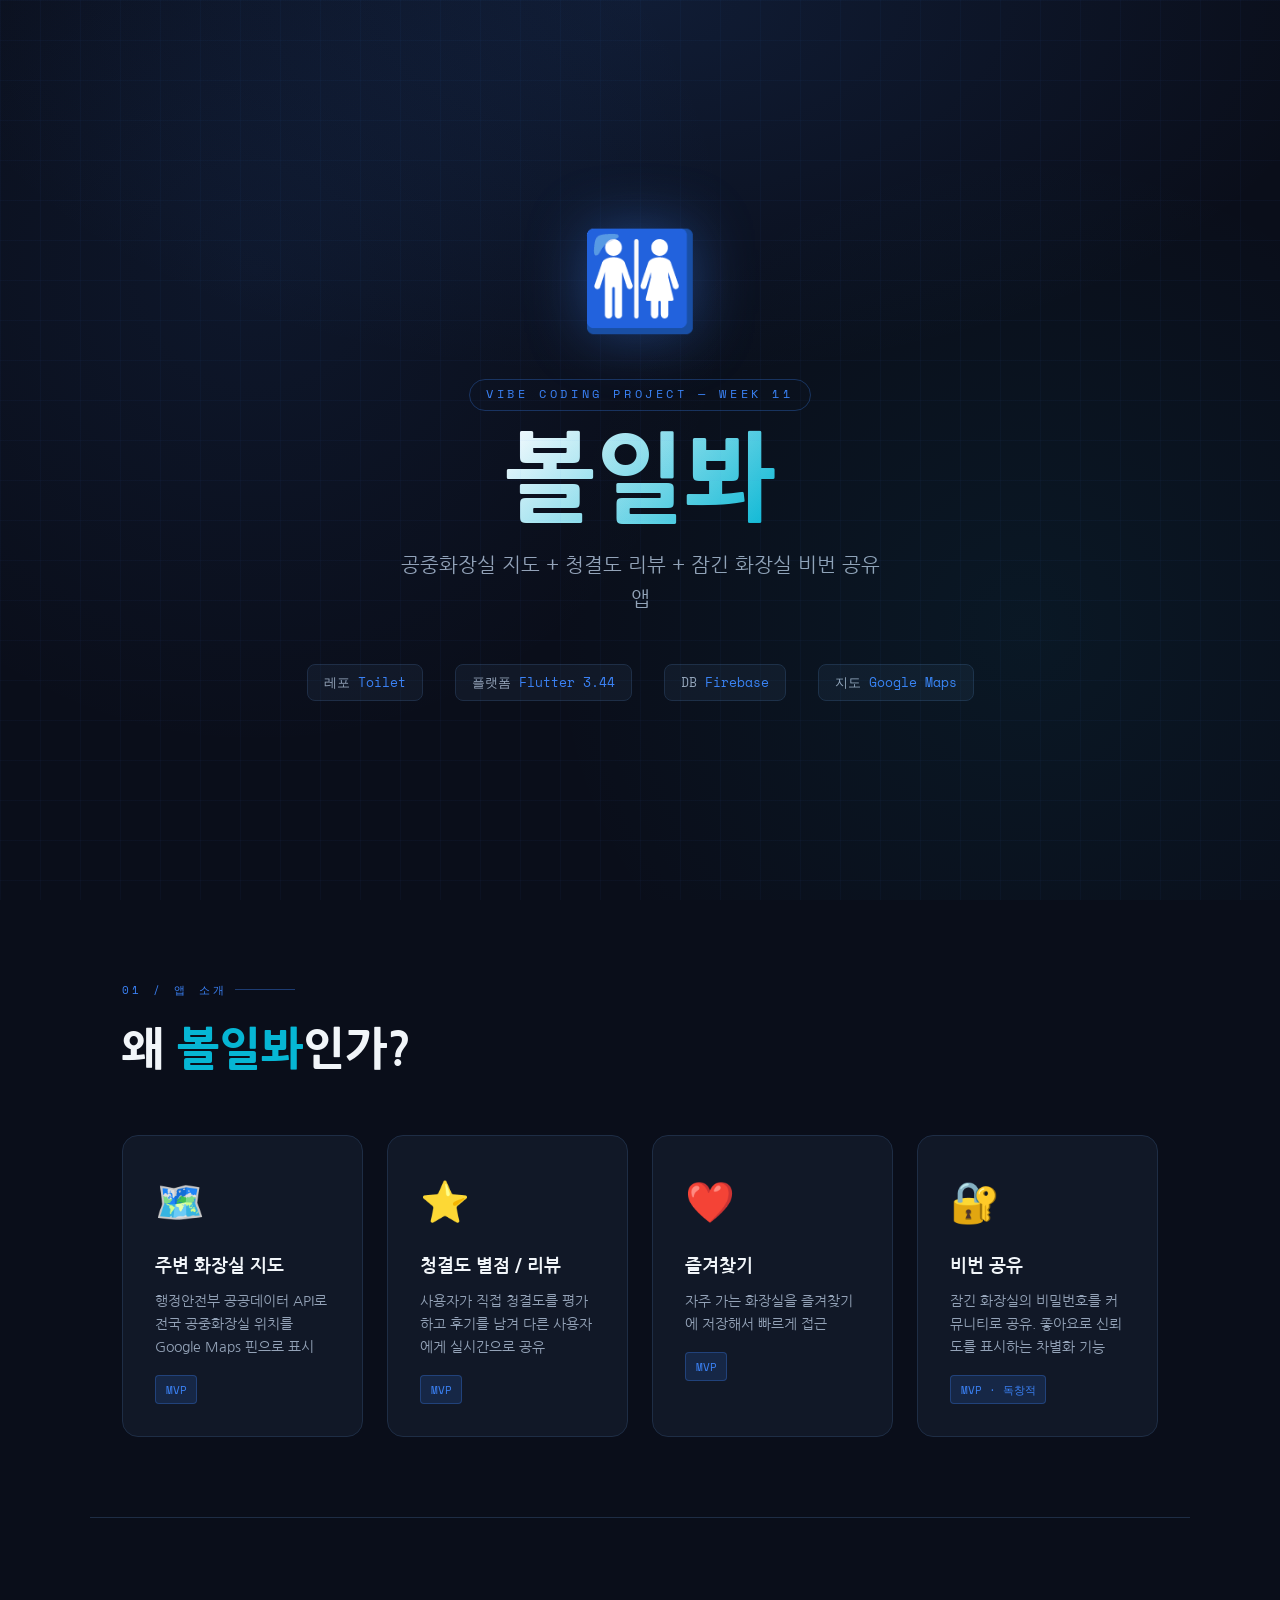
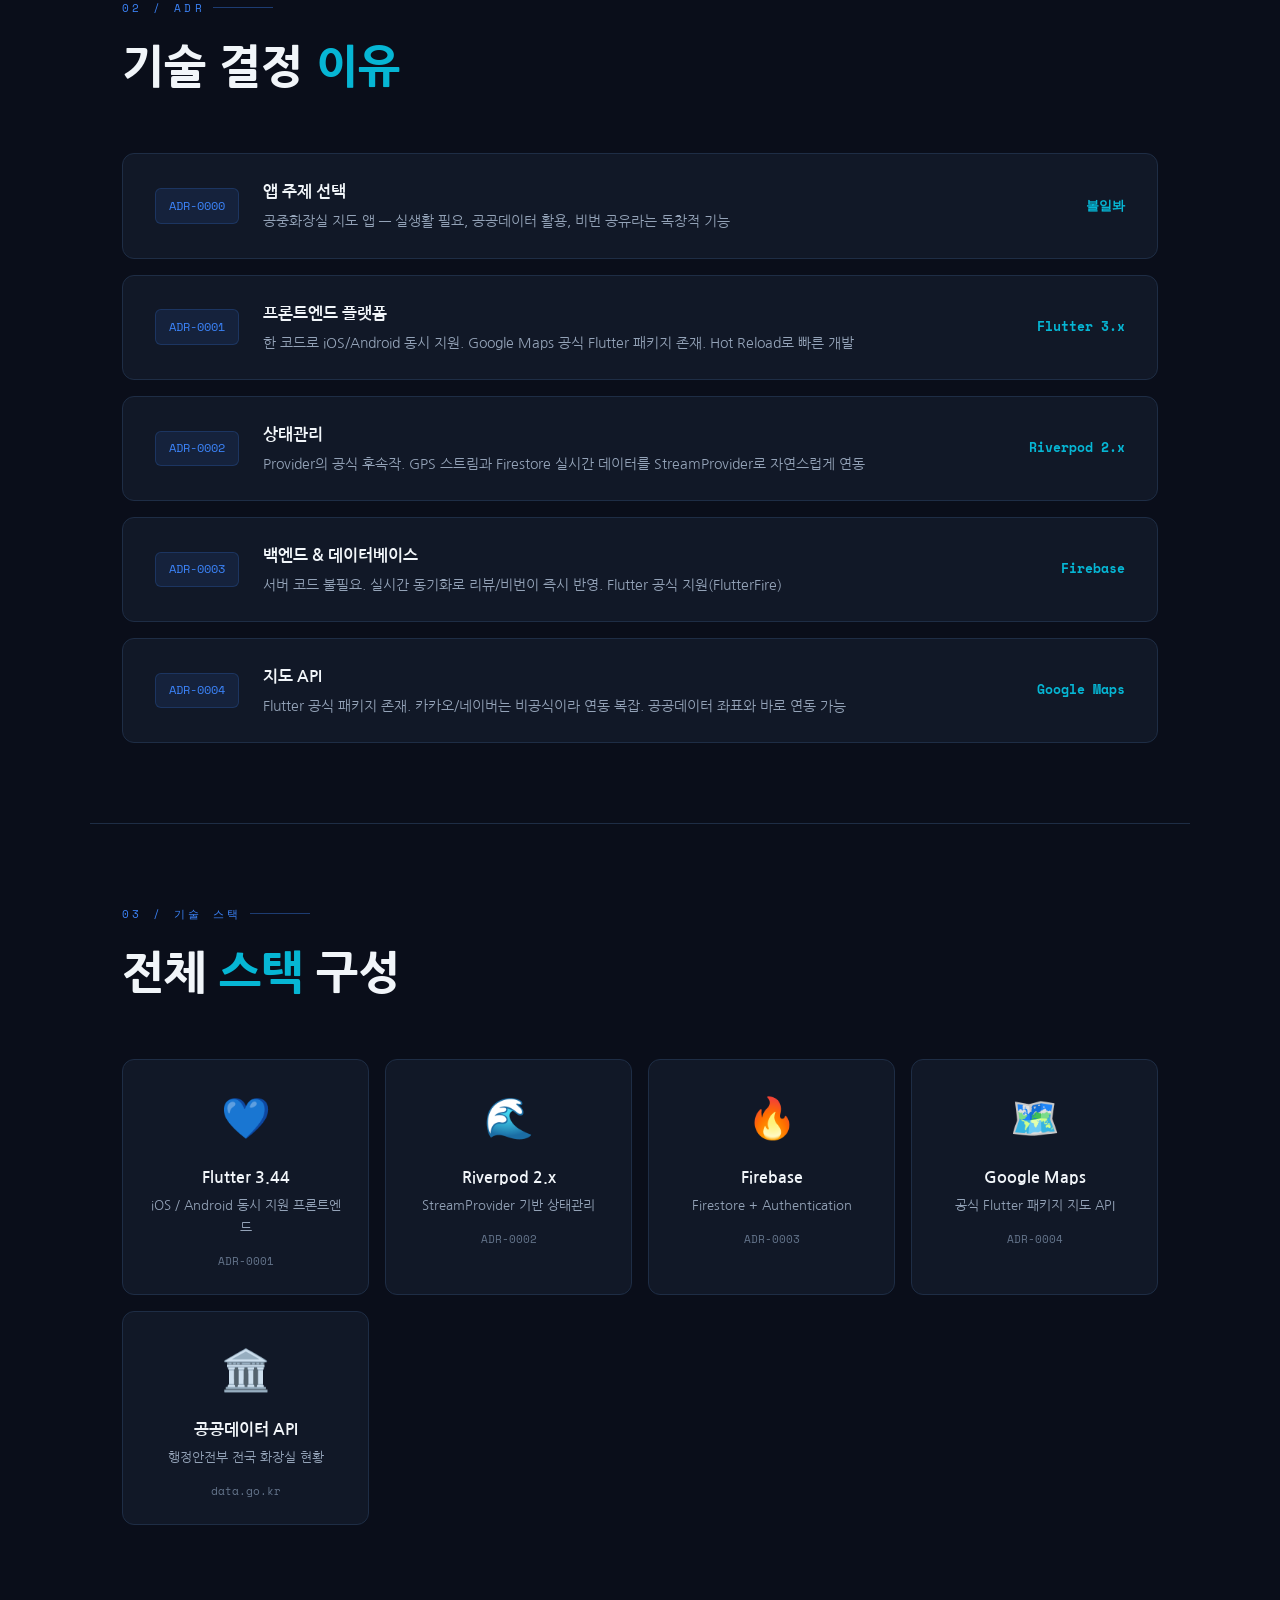
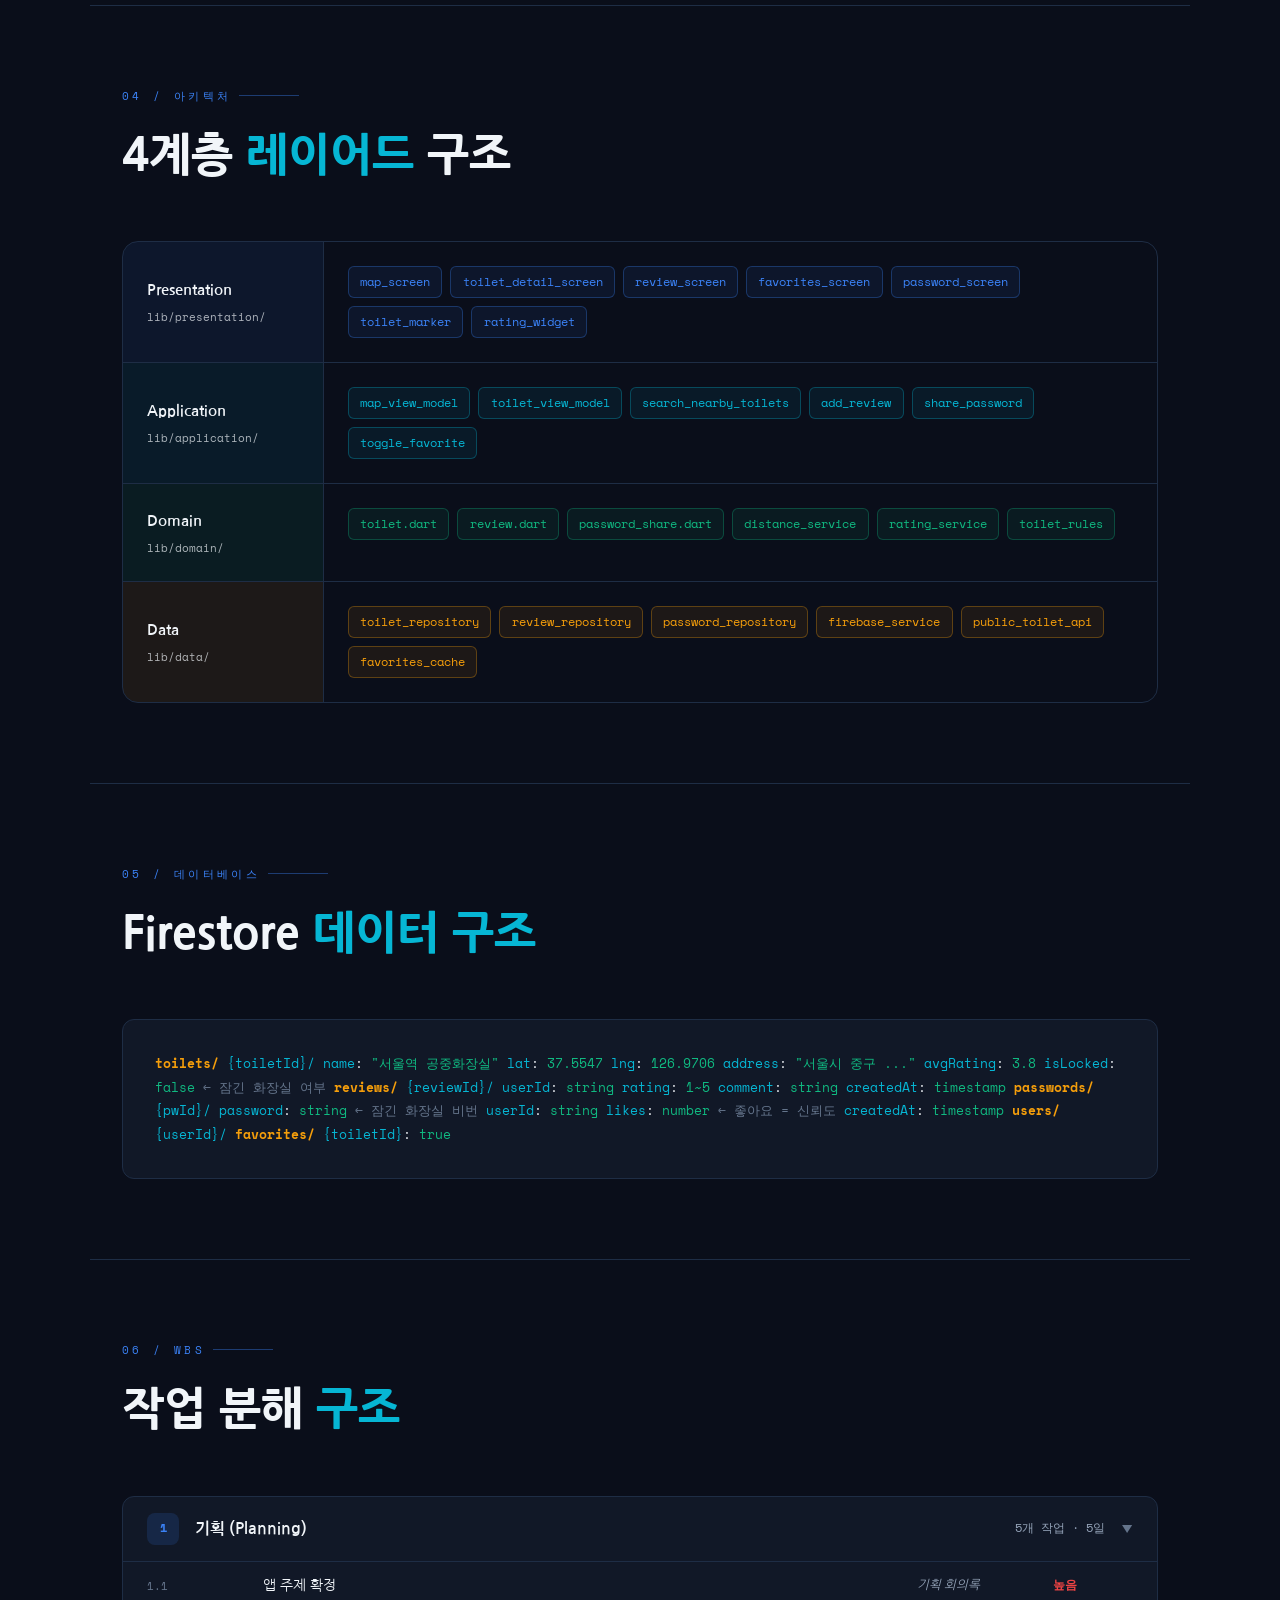
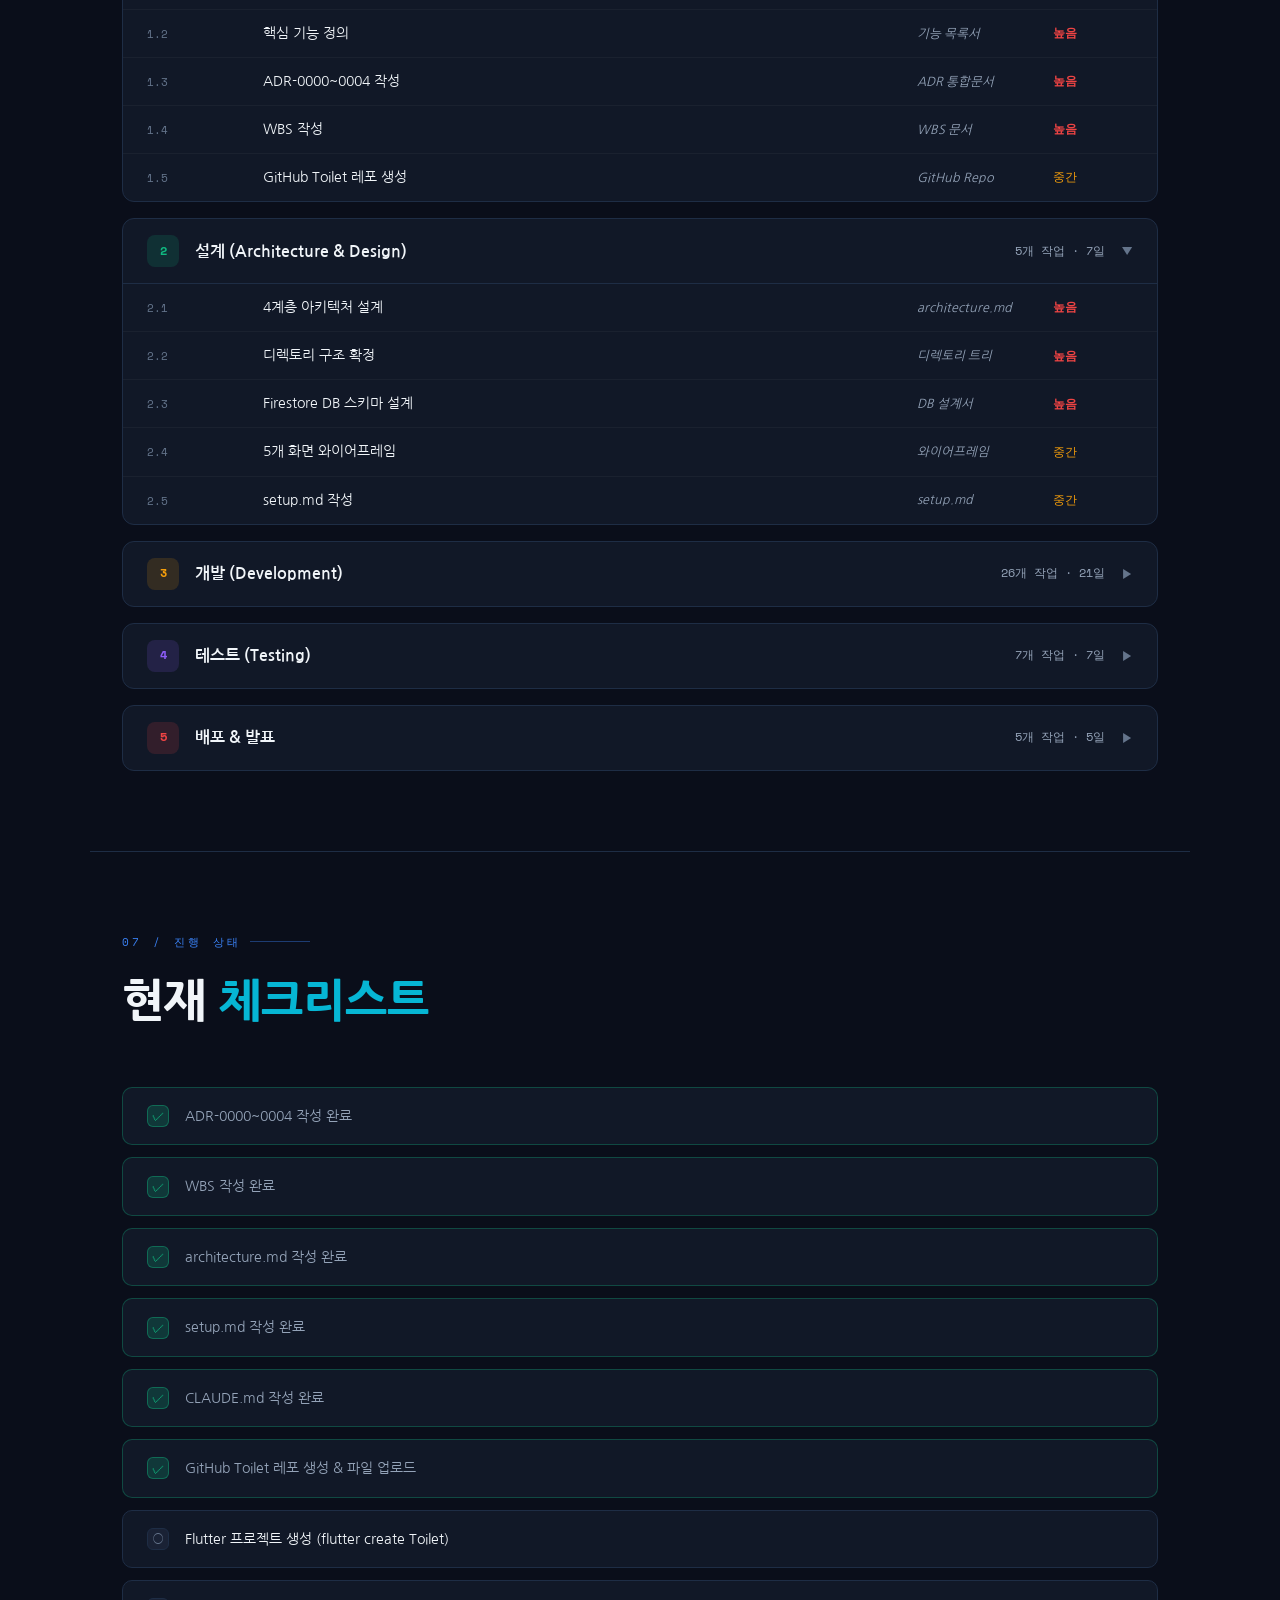
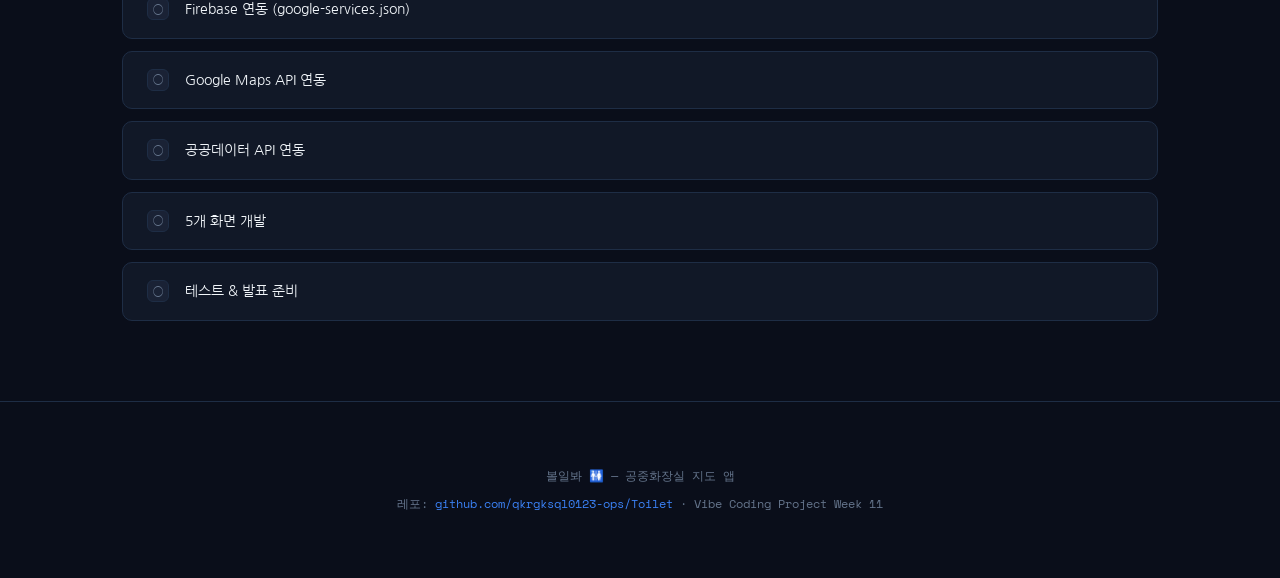
<file: index.html>
<!DOCTYPE html>
<html lang="ko">
<head>
<meta charset="UTF-8">
<meta name="viewport" content="width=device-width, initial-scale=1.0">
<title>볼일봐 🚻 — 프로젝트 발표</title>
<link href="https://fonts.googleapis.com/css2?family=Nanum+Gothic:wght@400;700;800&family=Space+Mono:wght@400;700&display=swap" rel="stylesheet">
<style>
:root {
  --bg: #0a0e1a;
  --surface: #111827;
  --surface2: #1a2235;
  --accent: #3b82f6;
  --accent2: #06b6d4;
  --accent3: #10b981;
  --warn: #f59e0b;
  --danger: #ef4444;
  --purple: #8b5cf6;
  --text: #f1f5f9;
  --text2: #94a3b8;
  --text3: #64748b;
  --border: #1e2d45;
  --glow: rgba(59,130,246,0.15);
}

* { margin: 0; padding: 0; box-sizing: border-box; }

body {
  background: var(--bg);
  color: var(--text);
  font-family: 'Nanum Gothic', sans-serif;
  line-height: 1.7;
  overflow-x: hidden;
}

/* ── 히어로 ── */
.hero {
  min-height: 100vh;
  display: flex;
  flex-direction: column;
  align-items: center;
  justify-content: center;
  text-align: center;
  position: relative;
  padding: 4rem 2rem;
  background: radial-gradient(ellipse 80% 60% at 50% 0%, rgba(59,130,246,0.12) 0%, transparent 70%);
}

.hero::before {
  content: '';
  position: absolute;
  inset: 0;
  background-image:
    radial-gradient(circle at 20% 30%, rgba(59,130,246,0.08) 0%, transparent 40%),
    radial-gradient(circle at 80% 70%, rgba(6,182,212,0.06) 0%, transparent 40%);
  pointer-events: none;
}

.grid-bg {
  position: absolute;
  inset: 0;
  background-image:
    linear-gradient(rgba(59,130,246,0.04) 1px, transparent 1px),
    linear-gradient(90deg, rgba(59,130,246,0.04) 1px, transparent 1px);
  background-size: 40px 40px;
  pointer-events: none;
}

.hero-emoji {
  font-size: 6rem;
  margin-bottom: 1rem;
  animation: float 4s ease-in-out infinite;
  filter: drop-shadow(0 0 30px rgba(59,130,246,0.4));
}

@keyframes float {
  0%, 100% { transform: translateY(0); }
  50% { transform: translateY(-16px); }
}

.hero-label {
  font-family: 'Space Mono', monospace;
  font-size: 0.75rem;
  letter-spacing: 0.3em;
  color: var(--accent);
  text-transform: uppercase;
  margin-bottom: 1rem;
  padding: 0.3rem 1rem;
  border: 1px solid rgba(59,130,246,0.3);
  border-radius: 100px;
  display: inline-block;
}

.hero h1 {
  font-size: clamp(3rem, 8vw, 6rem);
  font-weight: 800;
  background: linear-gradient(135deg, #fff 0%, var(--accent2) 100%);
  -webkit-background-clip: text;
  -webkit-text-fill-color: transparent;
  background-clip: text;
  line-height: 1.1;
  margin-bottom: 1rem;
}

.hero-sub {
  font-size: 1.25rem;
  color: var(--text2);
  margin-bottom: 3rem;
  max-width: 500px;
}

.hero-meta {
  display: flex;
  gap: 2rem;
  flex-wrap: wrap;
  justify-content: center;
}

.meta-chip {
  font-family: 'Space Mono', monospace;
  font-size: 0.8rem;
  color: var(--text2);
  padding: 0.4rem 1rem;
  background: var(--surface);
  border: 1px solid var(--border);
  border-radius: 8px;
}

.meta-chip span { color: var(--accent); }

/* ── 섹션 공통 ── */
section {
  max-width: 1100px;
  margin: 0 auto;
  padding: 5rem 2rem;
}

.section-label {
  font-family: 'Space Mono', monospace;
  font-size: 0.7rem;
  letter-spacing: 0.3em;
  color: var(--accent);
  text-transform: uppercase;
  margin-bottom: 0.75rem;
  display: flex;
  align-items: center;
  gap: 0.5rem;
}

.section-label::after {
  content: '';
  flex: 1;
  max-width: 60px;
  height: 1px;
  background: var(--accent);
  opacity: 0.4;
}

.section-title {
  font-size: clamp(1.8rem, 4vw, 2.8rem);
  font-weight: 800;
  margin-bottom: 3rem;
  color: var(--text);
}

.section-title em {
  font-style: normal;
  color: var(--accent2);
}

/* ── 구분선 ── */
.divider {
  max-width: 1100px;
  margin: 0 auto;
  border: none;
  border-top: 1px solid var(--border);
}

/* ── 앱 소개 카드 ── */
.intro-grid {
  display: grid;
  grid-template-columns: repeat(auto-fit, minmax(240px, 1fr));
  gap: 1.5rem;
}

.intro-card {
  background: var(--surface);
  border: 1px solid var(--border);
  border-radius: 16px;
  padding: 2rem;
  position: relative;
  overflow: hidden;
  transition: transform 0.3s, border-color 0.3s;
}

.intro-card:hover {
  transform: translateY(-4px);
  border-color: var(--accent);
}

.intro-card::before {
  content: '';
  position: absolute;
  top: 0; left: 0; right: 0;
  height: 2px;
  background: linear-gradient(90deg, var(--accent), var(--accent2));
  opacity: 0;
  transition: opacity 0.3s;
}

.intro-card:hover::before { opacity: 1; }

.card-icon {
  font-size: 2.5rem;
  margin-bottom: 1rem;
  display: block;
}

.card-title {
  font-size: 1.1rem;
  font-weight: 700;
  margin-bottom: 0.5rem;
  color: var(--text);
}

.card-desc {
  font-size: 0.9rem;
  color: var(--text2);
  line-height: 1.6;
}

.card-badge {
  display: inline-block;
  margin-top: 1rem;
  font-family: 'Space Mono', monospace;
  font-size: 0.7rem;
  padding: 0.25rem 0.6rem;
  border-radius: 4px;
  background: rgba(59,130,246,0.15);
  color: var(--accent);
  border: 1px solid rgba(59,130,246,0.3);
}

/* ── ADR 섹션 ── */
.adr-list { display: flex; flex-direction: column; gap: 1rem; }

.adr-item {
  background: var(--surface);
  border: 1px solid var(--border);
  border-radius: 12px;
  padding: 1.5rem 2rem;
  display: grid;
  grid-template-columns: auto 1fr auto;
  gap: 1.5rem;
  align-items: center;
  transition: border-color 0.3s, background 0.3s;
}

.adr-item:hover {
  border-color: var(--accent);
  background: var(--surface2);
}

.adr-code {
  font-family: 'Space Mono', monospace;
  font-size: 0.75rem;
  color: var(--accent);
  background: rgba(59,130,246,0.1);
  border: 1px solid rgba(59,130,246,0.2);
  padding: 0.4rem 0.8rem;
  border-radius: 6px;
  white-space: nowrap;
}

.adr-content h3 {
  font-size: 1rem;
  font-weight: 700;
  margin-bottom: 0.3rem;
}

.adr-content p {
  font-size: 0.85rem;
  color: var(--text2);
}

.adr-pick {
  font-family: 'Space Mono', monospace;
  font-size: 0.8rem;
  color: var(--accent2);
  font-weight: 700;
  white-space: nowrap;
}

/* ── 기술 스택 ── */
.stack-grid {
  display: grid;
  grid-template-columns: repeat(auto-fit, minmax(200px, 1fr));
  gap: 1rem;
}

.stack-card {
  background: var(--surface);
  border: 1px solid var(--border);
  border-radius: 12px;
  padding: 1.5rem;
  text-align: center;
  transition: transform 0.3s, border-color 0.3s;
}

.stack-card:hover {
  transform: translateY(-4px);
  border-color: var(--accent2);
}

.stack-icon { font-size: 2.5rem; margin-bottom: 0.75rem; display: block; }
.stack-name { font-size: 1rem; font-weight: 700; margin-bottom: 0.25rem; }
.stack-desc { font-size: 0.8rem; color: var(--text2); }
.stack-adr {
  margin-top: 0.75rem;
  font-family: 'Space Mono', monospace;
  font-size: 0.7rem;
  color: var(--text3);
}

/* ── 아키텍처 ── */
.arch-layers {
  display: flex;
  flex-direction: column;
  gap: 0;
  border-radius: 16px;
  overflow: hidden;
  border: 1px solid var(--border);
}

.arch-layer {
  display: grid;
  grid-template-columns: 200px 1fr;
  border-bottom: 1px solid var(--border);
}

.arch-layer:last-child { border-bottom: none; }

.layer-name {
  padding: 1.5rem;
  font-weight: 700;
  font-size: 0.95rem;
  display: flex;
  flex-direction: column;
  gap: 0.25rem;
  justify-content: center;
}

.layer-path {
  font-family: 'Space Mono', monospace;
  font-size: 0.7rem;
  opacity: 0.7;
  font-weight: 400;
}

.layer-content {
  padding: 1.5rem;
  border-left: 1px solid var(--border);
}

.layer-items {
  display: flex;
  flex-wrap: wrap;
  gap: 0.5rem;
}

.layer-item {
  font-family: 'Space Mono', monospace;
  font-size: 0.75rem;
  padding: 0.3rem 0.7rem;
  border-radius: 6px;
  border: 1px solid;
}

/* ── DB 구조 ── */
.db-code {
  background: var(--surface);
  border: 1px solid var(--border);
  border-radius: 12px;
  padding: 2rem;
  font-family: 'Space Mono', monospace;
  font-size: 0.82rem;
  line-height: 1.8;
  overflow-x: auto;
}

.db-key { color: var(--accent2); }
.db-val { color: var(--accent3); }
.db-comment { color: var(--text3); }
.db-collection { color: var(--warn); font-weight: 700; }

/* ── WBS ── */
.wbs-phases { display: flex; flex-direction: column; gap: 1rem; }

.wbs-phase {
  background: var(--surface);
  border: 1px solid var(--border);
  border-radius: 12px;
  overflow: hidden;
}

.phase-header {
  padding: 1rem 1.5rem;
  display: flex;
  align-items: center;
  gap: 1rem;
  cursor: pointer;
  user-select: none;
  transition: background 0.2s;
}

.phase-header:hover { background: var(--surface2); }

.phase-num {
  font-family: 'Space Mono', monospace;
  font-size: 0.75rem;
  width: 32px;
  height: 32px;
  border-radius: 8px;
  display: flex;
  align-items: center;
  justify-content: center;
  font-weight: 700;
  flex-shrink: 0;
}

.phase-title { font-weight: 700; font-size: 1rem; flex: 1; }

.phase-meta {
  font-family: 'Space Mono', monospace;
  font-size: 0.75rem;
  color: var(--text2);
}

.phase-arrow {
  font-size: 0.8rem;
  color: var(--text3);
  transition: transform 0.3s;
}

.phase-tasks {
  border-top: 1px solid var(--border);
  display: none;
}

.phase-tasks.open { display: block; }

.task-row {
  display: grid;
  grid-template-columns: 100px 1fr 120px 80px;
  gap: 1rem;
  padding: 0.75rem 1.5rem;
  border-bottom: 1px solid rgba(255,255,255,0.04);
  font-size: 0.85rem;
  align-items: center;
}

.task-row:last-child { border-bottom: none; }
.task-row:hover { background: var(--surface2); }

.task-code {
  font-family: 'Space Mono', monospace;
  font-size: 0.7rem;
  color: var(--text3);
}

.task-name { color: var(--text); }
.task-output { color: var(--text2); font-size: 0.78rem; font-style: italic; }

.priority-high { color: var(--danger); font-weight: 700; font-size: 0.75rem; font-family: 'Space Mono', monospace; }
.priority-mid  { color: var(--warn);   font-size: 0.75rem; font-family: 'Space Mono', monospace; }
.priority-low  { color: var(--text3);  font-size: 0.75rem; font-family: 'Space Mono', monospace; }

/* ── 체크리스트 ── */
.checklist { display: flex; flex-direction: column; gap: 0.75rem; }

.check-item {
  display: flex;
  align-items: center;
  gap: 1rem;
  padding: 1rem 1.5rem;
  background: var(--surface);
  border: 1px solid var(--border);
  border-radius: 10px;
  font-size: 0.9rem;
  transition: border-color 0.2s;
}

.check-item.done { border-color: rgba(16,185,129,0.3); }
.check-item.todo { border-color: var(--border); }

.check-box {
  width: 22px;
  height: 22px;
  border-radius: 6px;
  display: flex;
  align-items: center;
  justify-content: center;
  font-size: 0.8rem;
  flex-shrink: 0;
}

.check-item.done .check-box { background: rgba(16,185,129,0.2); color: var(--accent3); border: 1px solid rgba(16,185,129,0.4); }
.check-item.todo .check-box { background: var(--surface2); color: var(--text3); border: 1px solid var(--border); }
.check-item.done .check-label { color: var(--text2); }
.check-item.todo .check-label { color: var(--text); }

/* ── 푸터 ── */
footer {
  text-align: center;
  padding: 4rem 2rem;
  color: var(--text3);
  font-family: 'Space Mono', monospace;
  font-size: 0.75rem;
  border-top: 1px solid var(--border);
}

footer .repo {
  color: var(--accent);
  text-decoration: none;
}

/* ── 스크롤 애니메이션 ── */
.fade-in {
  opacity: 0;
  transform: translateY(24px);
  transition: opacity 0.6s ease, transform 0.6s ease;
}

.fade-in.visible {
  opacity: 1;
  transform: translateY(0);
}

/* ── 반응형 ── */
@media (max-width: 640px) {
  .adr-item { grid-template-columns: 1fr; gap: 0.75rem; }
  .arch-layer { grid-template-columns: 1fr; }
  .layer-content { border-left: none; border-top: 1px solid var(--border); }
  .task-row { grid-template-columns: 80px 1fr; }
  .task-output, .task-code { display: none; }
}
</style>
</head>
<body>

<!-- ── 히어로 ── -->
<div class="hero">
  <div class="grid-bg"></div>
  <div class="hero-emoji">🚻</div>
  <div class="hero-label">Vibe Coding Project — Week 11</div>
  <h1>볼일봐</h1>
  <p class="hero-sub">공중화장실 지도 + 청결도 리뷰 + 잠긴 화장실 비번 공유 앱</p>
  <div class="hero-meta">
    <div class="meta-chip">레포 <span>Toilet</span></div>
    <div class="meta-chip">플랫폼 <span>Flutter 3.44</span></div>
    <div class="meta-chip">DB <span>Firebase</span></div>
    <div class="meta-chip">지도 <span>Google Maps</span></div>
  </div>
</div>

<!-- ── 앱 소개 ── -->
<section class="fade-in">
  <div class="section-label">01 / 앱 소개</div>
  <h2 class="section-title">왜 <em>볼일봐</em>인가?</h2>
  <div class="intro-grid">
    <div class="intro-card">
      <span class="card-icon">🗺️</span>
      <div class="card-title">주변 화장실 지도</div>
      <div class="card-desc">행정안전부 공공데이터 API로 전국 공중화장실 위치를 Google Maps 핀으로 표시</div>
      <span class="card-badge">MVP</span>
    </div>
    <div class="intro-card">
      <span class="card-icon">⭐</span>
      <div class="card-title">청결도 별점 / 리뷰</div>
      <div class="card-desc">사용자가 직접 청결도를 평가하고 후기를 남겨 다른 사용자에게 실시간으로 공유</div>
      <span class="card-badge">MVP</span>
    </div>
    <div class="intro-card">
      <span class="card-icon">❤️</span>
      <div class="card-title">즐겨찾기</div>
      <div class="card-desc">자주 가는 화장실을 즐겨찾기에 저장해서 빠르게 접근</div>
      <span class="card-badge">MVP</span>
    </div>
    <div class="intro-card">
      <span class="card-icon">🔐</span>
      <div class="card-title">비번 공유</div>
      <div class="card-desc">잠긴 화장실의 비밀번호를 커뮤니티로 공유. 좋아요로 신뢰도를 표시하는 차별화 기능</div>
      <span class="card-badge">MVP · 독창적</span>
    </div>
  </div>
</section>

<hr class="divider">

<!-- ── ADR ── -->
<section class="fade-in">
  <div class="section-label">02 / ADR</div>
  <h2 class="section-title">기술 결정 <em>이유</em></h2>
  <div class="adr-list">
    <div class="adr-item">
      <div class="adr-code">ADR-0000</div>
      <div class="adr-content">
        <h3>앱 주제 선택</h3>
        <p>공중화장실 지도 앱 — 실생활 필요, 공공데이터 활용, 비번 공유라는 독창적 기능</p>
      </div>
      <div class="adr-pick">볼일봐</div>
    </div>
    <div class="adr-item">
      <div class="adr-code">ADR-0001</div>
      <div class="adr-content">
        <h3>프론트엔드 플랫폼</h3>
        <p>한 코드로 iOS/Android 동시 지원. Google Maps 공식 Flutter 패키지 존재. Hot Reload로 빠른 개발</p>
      </div>
      <div class="adr-pick">Flutter 3.x</div>
    </div>
    <div class="adr-item">
      <div class="adr-code">ADR-0002</div>
      <div class="adr-content">
        <h3>상태관리</h3>
        <p>Provider의 공식 후속작. GPS 스트림과 Firestore 실시간 데이터를 StreamProvider로 자연스럽게 연동</p>
      </div>
      <div class="adr-pick">Riverpod 2.x</div>
    </div>
    <div class="adr-item">
      <div class="adr-code">ADR-0003</div>
      <div class="adr-content">
        <h3>백엔드 & 데이터베이스</h3>
        <p>서버 코드 불필요. 실시간 동기화로 리뷰/비번이 즉시 반영. Flutter 공식 지원(FlutterFire)</p>
      </div>
      <div class="adr-pick">Firebase</div>
    </div>
    <div class="adr-item">
      <div class="adr-code">ADR-0004</div>
      <div class="adr-content">
        <h3>지도 API</h3>
        <p>Flutter 공식 패키지 존재. 카카오/네이버는 비공식이라 연동 복잡. 공공데이터 좌표와 바로 연동 가능</p>
      </div>
      <div class="adr-pick">Google Maps</div>
    </div>
  </div>
</section>

<hr class="divider">

<!-- ── 기술 스택 ── -->
<section class="fade-in">
  <div class="section-label">03 / 기술 스택</div>
  <h2 class="section-title">전체 <em>스택</em> 구성</h2>
  <div class="stack-grid">
    <div class="stack-card">
      <span class="stack-icon">💙</span>
      <div class="stack-name">Flutter 3.44</div>
      <div class="stack-desc">iOS / Android 동시 지원 프론트엔드</div>
      <div class="stack-adr">ADR-0001</div>
    </div>
    <div class="stack-card">
      <span class="stack-icon">🌊</span>
      <div class="stack-name">Riverpod 2.x</div>
      <div class="stack-desc">StreamProvider 기반 상태관리</div>
      <div class="stack-adr">ADR-0002</div>
    </div>
    <div class="stack-card">
      <span class="stack-icon">🔥</span>
      <div class="stack-name">Firebase</div>
      <div class="stack-desc">Firestore + Authentication</div>
      <div class="stack-adr">ADR-0003</div>
    </div>
    <div class="stack-card">
      <span class="stack-icon">🗺️</span>
      <div class="stack-name">Google Maps</div>
      <div class="stack-desc">공식 Flutter 패키지 지도 API</div>
      <div class="stack-adr">ADR-0004</div>
    </div>
    <div class="stack-card">
      <span class="stack-icon">🏛️</span>
      <div class="stack-name">공공데이터 API</div>
      <div class="stack-desc">행정안전부 전국 화장실 현황</div>
      <div class="stack-adr">data.go.kr</div>
    </div>
  </div>
</section>

<hr class="divider">

<!-- ── 아키텍처 ── -->
<section class="fade-in">
  <div class="section-label">04 / 아키텍처</div>
  <h2 class="section-title">4계층 <em>레이어드</em> 구조</h2>
  <div class="arch-layers">
    <div class="arch-layer">
      <div class="layer-name" style="background:rgba(59,130,246,0.08);">
        Presentation
        <span class="layer-path">lib/presentation/</span>
      </div>
      <div class="layer-content">
        <div class="layer-items">
          <span class="layer-item" style="color:#3b82f6;border-color:rgba(59,130,246,0.3);background:rgba(59,130,246,0.08)">map_screen</span>
          <span class="layer-item" style="color:#3b82f6;border-color:rgba(59,130,246,0.3);background:rgba(59,130,246,0.08)">toilet_detail_screen</span>
          <span class="layer-item" style="color:#3b82f6;border-color:rgba(59,130,246,0.3);background:rgba(59,130,246,0.08)">review_screen</span>
          <span class="layer-item" style="color:#3b82f6;border-color:rgba(59,130,246,0.3);background:rgba(59,130,246,0.08)">favorites_screen</span>
          <span class="layer-item" style="color:#3b82f6;border-color:rgba(59,130,246,0.3);background:rgba(59,130,246,0.08)">password_screen</span>
          <span class="layer-item" style="color:#3b82f6;border-color:rgba(59,130,246,0.3);background:rgba(59,130,246,0.08)">toilet_marker</span>
          <span class="layer-item" style="color:#3b82f6;border-color:rgba(59,130,246,0.3);background:rgba(59,130,246,0.08)">rating_widget</span>
        </div>
      </div>
    </div>
    <div class="arch-layer">
      <div class="layer-name" style="background:rgba(6,182,212,0.08);">
        Application
        <span class="layer-path">lib/application/</span>
      </div>
      <div class="layer-content">
        <div class="layer-items">
          <span class="layer-item" style="color:#06b6d4;border-color:rgba(6,182,212,0.3);background:rgba(6,182,212,0.08)">map_view_model</span>
          <span class="layer-item" style="color:#06b6d4;border-color:rgba(6,182,212,0.3);background:rgba(6,182,212,0.08)">toilet_view_model</span>
          <span class="layer-item" style="color:#06b6d4;border-color:rgba(6,182,212,0.3);background:rgba(6,182,212,0.08)">search_nearby_toilets</span>
          <span class="layer-item" style="color:#06b6d4;border-color:rgba(6,182,212,0.3);background:rgba(6,182,212,0.08)">add_review</span>
          <span class="layer-item" style="color:#06b6d4;border-color:rgba(6,182,212,0.3);background:rgba(6,182,212,0.08)">share_password</span>
          <span class="layer-item" style="color:#06b6d4;border-color:rgba(6,182,212,0.3);background:rgba(6,182,212,0.08)">toggle_favorite</span>
        </div>
      </div>
    </div>
    <div class="arch-layer">
      <div class="layer-name" style="background:rgba(16,185,129,0.08);">
        Domain
        <span class="layer-path">lib/domain/</span>
      </div>
      <div class="layer-content">
        <div class="layer-items">
          <span class="layer-item" style="color:#10b981;border-color:rgba(16,185,129,0.3);background:rgba(16,185,129,0.08)">toilet.dart</span>
          <span class="layer-item" style="color:#10b981;border-color:rgba(16,185,129,0.3);background:rgba(16,185,129,0.08)">review.dart</span>
          <span class="layer-item" style="color:#10b981;border-color:rgba(16,185,129,0.3);background:rgba(16,185,129,0.08)">password_share.dart</span>
          <span class="layer-item" style="color:#10b981;border-color:rgba(16,185,129,0.3);background:rgba(16,185,129,0.08)">distance_service</span>
          <span class="layer-item" style="color:#10b981;border-color:rgba(16,185,129,0.3);background:rgba(16,185,129,0.08)">rating_service</span>
          <span class="layer-item" style="color:#10b981;border-color:rgba(16,185,129,0.3);background:rgba(16,185,129,0.08)">toilet_rules</span>
        </div>
      </div>
    </div>
    <div class="arch-layer">
      <div class="layer-name" style="background:rgba(245,158,11,0.08);">
        Data
        <span class="layer-path">lib/data/</span>
      </div>
      <div class="layer-content">
        <div class="layer-items">
          <span class="layer-item" style="color:#f59e0b;border-color:rgba(245,158,11,0.3);background:rgba(245,158,11,0.08)">toilet_repository</span>
          <span class="layer-item" style="color:#f59e0b;border-color:rgba(245,158,11,0.3);background:rgba(245,158,11,0.08)">review_repository</span>
          <span class="layer-item" style="color:#f59e0b;border-color:rgba(245,158,11,0.3);background:rgba(245,158,11,0.08)">password_repository</span>
          <span class="layer-item" style="color:#f59e0b;border-color:rgba(245,158,11,0.3);background:rgba(245,158,11,0.08)">firebase_service</span>
          <span class="layer-item" style="color:#f59e0b;border-color:rgba(245,158,11,0.3);background:rgba(245,158,11,0.08)">public_toilet_api</span>
          <span class="layer-item" style="color:#f59e0b;border-color:rgba(245,158,11,0.3);background:rgba(245,158,11,0.08)">favorites_cache</span>
        </div>
      </div>
    </div>
  </div>
</section>

<hr class="divider">

<!-- ── DB 구조 ── -->
<section class="fade-in">
  <div class="section-label">05 / 데이터베이스</div>
  <h2 class="section-title">Firestore <em>데이터 구조</em></h2>
  <div class="db-code">
<span class="db-collection">toilets/</span>
  <span class="db-key">{toiletId}/</span>
    <span class="db-key">name</span>: <span class="db-val">"서울역 공중화장실"</span>
    <span class="db-key">lat</span>: <span class="db-val">37.5547</span>
    <span class="db-key">lng</span>: <span class="db-val">126.9706</span>
    <span class="db-key">address</span>: <span class="db-val">"서울시 중구 ..."</span>
    <span class="db-key">avgRating</span>: <span class="db-val">3.8</span>
    <span class="db-key">isLocked</span>: <span class="db-val">false</span>  <span class="db-comment">← 잠긴 화장실 여부</span>

    <span class="db-collection">reviews/</span>
      <span class="db-key">{reviewId}/</span>
        <span class="db-key">userId</span>: <span class="db-val">string</span>
        <span class="db-key">rating</span>: <span class="db-val">1~5</span>
        <span class="db-key">comment</span>: <span class="db-val">string</span>
        <span class="db-key">createdAt</span>: <span class="db-val">timestamp</span>

    <span class="db-collection">passwords/</span>
      <span class="db-key">{pwId}/</span>
        <span class="db-key">password</span>: <span class="db-val">string</span>  <span class="db-comment">← 잠긴 화장실 비번</span>
        <span class="db-key">userId</span>: <span class="db-val">string</span>
        <span class="db-key">likes</span>: <span class="db-val">number</span>   <span class="db-comment">← 좋아요 = 신뢰도</span>
        <span class="db-key">createdAt</span>: <span class="db-val">timestamp</span>

<span class="db-collection">users/</span>
  <span class="db-key">{userId}/</span>
    <span class="db-collection">favorites/</span>
      <span class="db-key">{toiletId}</span>: <span class="db-val">true</span>
  </div>
</section>

<hr class="divider">

<!-- ── WBS ── -->
<section class="fade-in">
  <div class="section-label">06 / WBS</div>
  <h2 class="section-title">작업 분해 <em>구조</em></h2>
  <div class="wbs-phases">

    <div class="wbs-phase">
      <div class="phase-header" onclick="toggle(this)">
        <div class="phase-num" style="background:rgba(59,130,246,0.15);color:#3b82f6;">1</div>
        <div class="phase-title">기획 (Planning)</div>
        <div class="phase-meta">5개 작업 · 5일</div>
        <div class="phase-arrow">▼</div>
      </div>
      <div class="phase-tasks open">
        <div class="task-row"><div class="task-code">1.1</div><div class="task-name">앱 주제 확정</div><div class="task-output">기획 회의록</div><div class="priority-high">높음</div></div>
        <div class="task-row"><div class="task-code">1.2</div><div class="task-name">핵심 기능 정의</div><div class="task-output">기능 목록서</div><div class="priority-high">높음</div></div>
        <div class="task-row"><div class="task-code">1.3</div><div class="task-name">ADR-0000~0004 작성</div><div class="task-output">ADR 통합문서</div><div class="priority-high">높음</div></div>
        <div class="task-row"><div class="task-code">1.4</div><div class="task-name">WBS 작성</div><div class="task-output">WBS 문서</div><div class="priority-high">높음</div></div>
        <div class="task-row"><div class="task-code">1.5</div><div class="task-name">GitHub Toilet 레포 생성</div><div class="task-output">GitHub Repo</div><div class="priority-mid">중간</div></div>
      </div>
    </div>

    <div class="wbs-phase">
      <div class="phase-header" onclick="toggle(this)">
        <div class="phase-num" style="background:rgba(16,185,129,0.15);color:#10b981;">2</div>
        <div class="phase-title">설계 (Architecture & Design)</div>
        <div class="phase-meta">5개 작업 · 7일</div>
        <div class="phase-arrow">▼</div>
      </div>
      <div class="phase-tasks open">
        <div class="task-row"><div class="task-code">2.1</div><div class="task-name">4계층 아키텍처 설계</div><div class="task-output">architecture.md</div><div class="priority-high">높음</div></div>
        <div class="task-row"><div class="task-code">2.2</div><div class="task-name">디렉토리 구조 확정</div><div class="task-output">디렉토리 트리</div><div class="priority-high">높음</div></div>
        <div class="task-row"><div class="task-code">2.3</div><div class="task-name">Firestore DB 스키마 설계</div><div class="task-output">DB 설계서</div><div class="priority-high">높음</div></div>
        <div class="task-row"><div class="task-code">2.4</div><div class="task-name">5개 화면 와이어프레임</div><div class="task-output">와이어프레임</div><div class="priority-mid">중간</div></div>
        <div class="task-row"><div class="task-code">2.5</div><div class="task-name">setup.md 작성</div><div class="task-output">setup.md</div><div class="priority-mid">중간</div></div>
      </div>
    </div>

    <div class="wbs-phase">
      <div class="phase-header" onclick="toggle(this)">
        <div class="phase-num" style="background:rgba(245,158,11,0.15);color:#f59e0b;">3</div>
        <div class="phase-title">개발 (Development)</div>
        <div class="phase-meta">26개 작업 · 21일</div>
        <div class="phase-arrow">▶</div>
      </div>
      <div class="phase-tasks">
        <div class="task-row"><div class="task-code">3.1.1</div><div class="task-name">Flutter 프로젝트 생성</div><div class="task-output">Hello World 빌드</div><div class="priority-high">높음</div></div>
        <div class="task-row"><div class="task-code">3.1.2</div><div class="task-name">Firebase 연동</div><div class="task-output">google-services.json</div><div class="priority-high">높음</div></div>
        <div class="task-row"><div class="task-code">3.1.3</div><div class="task-name">Google Maps 연동</div><div class="task-output">지도 표시 확인</div><div class="priority-high">높음</div></div>
        <div class="task-row"><div class="task-code">3.1.4</div><div class="task-name">공공데이터 API 연동</div><div class="task-output">API 응답 확인</div><div class="priority-high">높음</div></div>
        <div class="task-row"><div class="task-code">3.2</div><div class="task-name">Domain 레이어 — 엔티티/서비스</div><div class="task-output">.dart 파일 5개</div><div class="priority-high">높음</div></div>
        <div class="task-row"><div class="task-code">3.3</div><div class="task-name">Data 레이어 — Repository/API</div><div class="task-output">.dart 파일 5개</div><div class="priority-high">높음</div></div>
        <div class="task-row"><div class="task-code">3.4</div><div class="task-name">Application — ViewModel/UseCase</div><div class="task-output">.dart 파일 6개</div><div class="priority-high">높음</div></div>
        <div class="task-row"><div class="task-code">3.5.1</div><div class="task-name">MapScreen — 지도 + 핀 마커</div><div class="task-output">map_screen.dart</div><div class="priority-high">높음</div></div>
        <div class="task-row"><div class="task-code">3.5.2</div><div class="task-name">ToiletDetailScreen</div><div class="task-output">toilet_detail_screen.dart</div><div class="priority-high">높음</div></div>
        <div class="task-row"><div class="task-code">3.5.3</div><div class="task-name">ReviewScreen — 별점 작성</div><div class="task-output">review_screen.dart</div><div class="priority-high">높음</div></div>
        <div class="task-row"><div class="task-code">3.5.4</div><div class="task-name">FavoritesScreen</div><div class="task-output">favorites_screen.dart</div><div class="priority-mid">중간</div></div>
        <div class="task-row"><div class="task-code">3.5.5</div><div class="task-name">PasswordScreen — 비번 공유</div><div class="task-output">password_screen.dart</div><div class="priority-high">높음</div></div>
        <div class="task-row"><div class="task-code">3.5.6</div><div class="task-name">구글 로그인 연동</div><div class="task-output">로그인 화면</div><div class="priority-high">높음</div></div>
      </div>
    </div>

    <div class="wbs-phase">
      <div class="phase-header" onclick="toggle(this)">
        <div class="phase-num" style="background:rgba(139,92,246,0.15);color:#8b5cf6;">4</div>
        <div class="phase-title">테스트 (Testing)</div>
        <div class="phase-meta">7개 작업 · 7일</div>
        <div class="phase-arrow">▶</div>
      </div>
      <div class="phase-tasks">
        <div class="task-row"><div class="task-code">4.1</div><div class="task-name">지도 핀 표시 확인</div><div class="task-output">테스트 결과서</div><div class="priority-high">높음</div></div>
        <div class="task-row"><div class="task-code">4.2</div><div class="task-name">별점/리뷰 실시간 반영 확인</div><div class="task-output">테스트 결과서</div><div class="priority-high">높음</div></div>
        <div class="task-row"><div class="task-code">4.3</div><div class="task-name">즐겨찾기 동작 확인</div><div class="task-output">테스트 결과서</div><div class="priority-mid">중간</div></div>
        <div class="task-row"><div class="task-code">4.4</div><div class="task-name">비번 공유 + 좋아요 확인</div><div class="task-output">테스트 결과서</div><div class="priority-high">높음</div></div>
        <div class="task-row"><div class="task-code">4.5</div><div class="task-name">구글 로그인 흐름 확인</div><div class="task-output">테스트 결과서</div><div class="priority-high">높음</div></div>
        <div class="task-row"><div class="task-code">4.6</div><div class="task-name">공공데이터 + Firestore 병합 확인</div><div class="task-output">통합 테스트 결과</div><div class="priority-high">높음</div></div>
        <div class="task-row"><div class="task-code">4.7</div><div class="task-name">UI/UX 화면 점검</div><div class="task-output">스크린샷</div><div class="priority-mid">중간</div></div>
      </div>
    </div>

    <div class="wbs-phase">
      <div class="phase-header" onclick="toggle(this)">
        <div class="phase-num" style="background:rgba(239,68,68,0.15);color:#ef4444;">5</div>
        <div class="phase-title">배포 & 발표</div>
        <div class="phase-meta">5개 작업 · 5일</div>
        <div class="phase-arrow">▶</div>
      </div>
      <div class="phase-tasks">
        <div class="task-row"><div class="task-code">5.1</div><div class="task-name">README.md 최종 작성</div><div class="task-output">README.md</div><div class="priority-high">높음</div></div>
        <div class="task-row"><div class="task-code">5.2</div><div class="task-name">GitHub main 브랜치 머지</div><div class="task-output">GitHub push</div><div class="priority-high">높음</div></div>
        <div class="task-row"><div class="task-code">5.3</div><div class="task-name">발표 슬라이드 작성</div><div class="task-output">발표 슬라이드</div><div class="priority-high">높음</div></div>
        <div class="task-row"><div class="task-code">5.4</div><div class="task-name">ADR 60초 말하기 연습</div><div class="task-output">발표 연습</div><div class="priority-high">높음</div></div>
        <div class="task-row"><div class="task-code">5.5</div><div class="task-name">APK 빌드</div><div class="task-output">APK 파일</div><div class="priority-mid">중간</div></div>
      </div>
    </div>

  </div>
</section>

<hr class="divider">

<!-- ── 진행 상태 ── -->
<section class="fade-in">
  <div class="section-label">07 / 진행 상태</div>
  <h2 class="section-title">현재 <em>체크리스트</em></h2>
  <div class="checklist">
    <div class="check-item done"><div class="check-box">✓</div><div class="check-label">ADR-0000~0004 작성 완료</div></div>
    <div class="check-item done"><div class="check-box">✓</div><div class="check-label">WBS 작성 완료</div></div>
    <div class="check-item done"><div class="check-box">✓</div><div class="check-label">architecture.md 작성 완료</div></div>
    <div class="check-item done"><div class="check-box">✓</div><div class="check-label">setup.md 작성 완료</div></div>
    <div class="check-item done"><div class="check-box">✓</div><div class="check-label">CLAUDE.md 작성 완료</div></div>
    <div class="check-item done"><div class="check-box">✓</div><div class="check-label">GitHub Toilet 레포 생성 &amp; 파일 업로드</div></div>
    <div class="check-item todo"><div class="check-box">○</div><div class="check-label">Flutter 프로젝트 생성 (flutter create Toilet)</div></div>
    <div class="check-item todo"><div class="check-box">○</div><div class="check-label">Firebase 연동 (google-services.json)</div></div>
    <div class="check-item todo"><div class="check-box">○</div><div class="check-label">Google Maps API 연동</div></div>
    <div class="check-item todo"><div class="check-box">○</div><div class="check-label">공공데이터 API 연동</div></div>
    <div class="check-item todo"><div class="check-box">○</div><div class="check-label">5개 화면 개발</div></div>
    <div class="check-item todo"><div class="check-box">○</div><div class="check-label">테스트 & 발표 준비</div></div>
  </div>
</section>

<footer>
  <p>볼일봐 🚻 — 공중화장실 지도 앱</p>
  <p style="margin-top:0.5rem">레포: <a class="repo" href="https://github.com/qkrgksql0123-ops/Toilet" target="_blank">github.com/qkrgksql0123-ops/Toilet</a> · Vibe Coding Project Week 11</p>
</footer>

<script>
// WBS 토글
function toggle(header) {
  const tasks = header.nextElementSibling;
  const arrow = header.querySelector('.phase-arrow');
  const isOpen = tasks.classList.contains('open');
  tasks.classList.toggle('open', !isOpen);
  arrow.textContent = isOpen ? '▶' : '▼';
}

// 스크롤 페이드인
const observer = new IntersectionObserver((entries) => {
  entries.forEach(e => {
    if (e.isIntersecting) {
      e.target.classList.add('visible');
      observer.unobserve(e.target);
    }
  });
}, { threshold: 0.1 });

document.querySelectorAll('.fade-in').forEach(el => observer.observe(el));
</script>

</body>
</html>
</file>
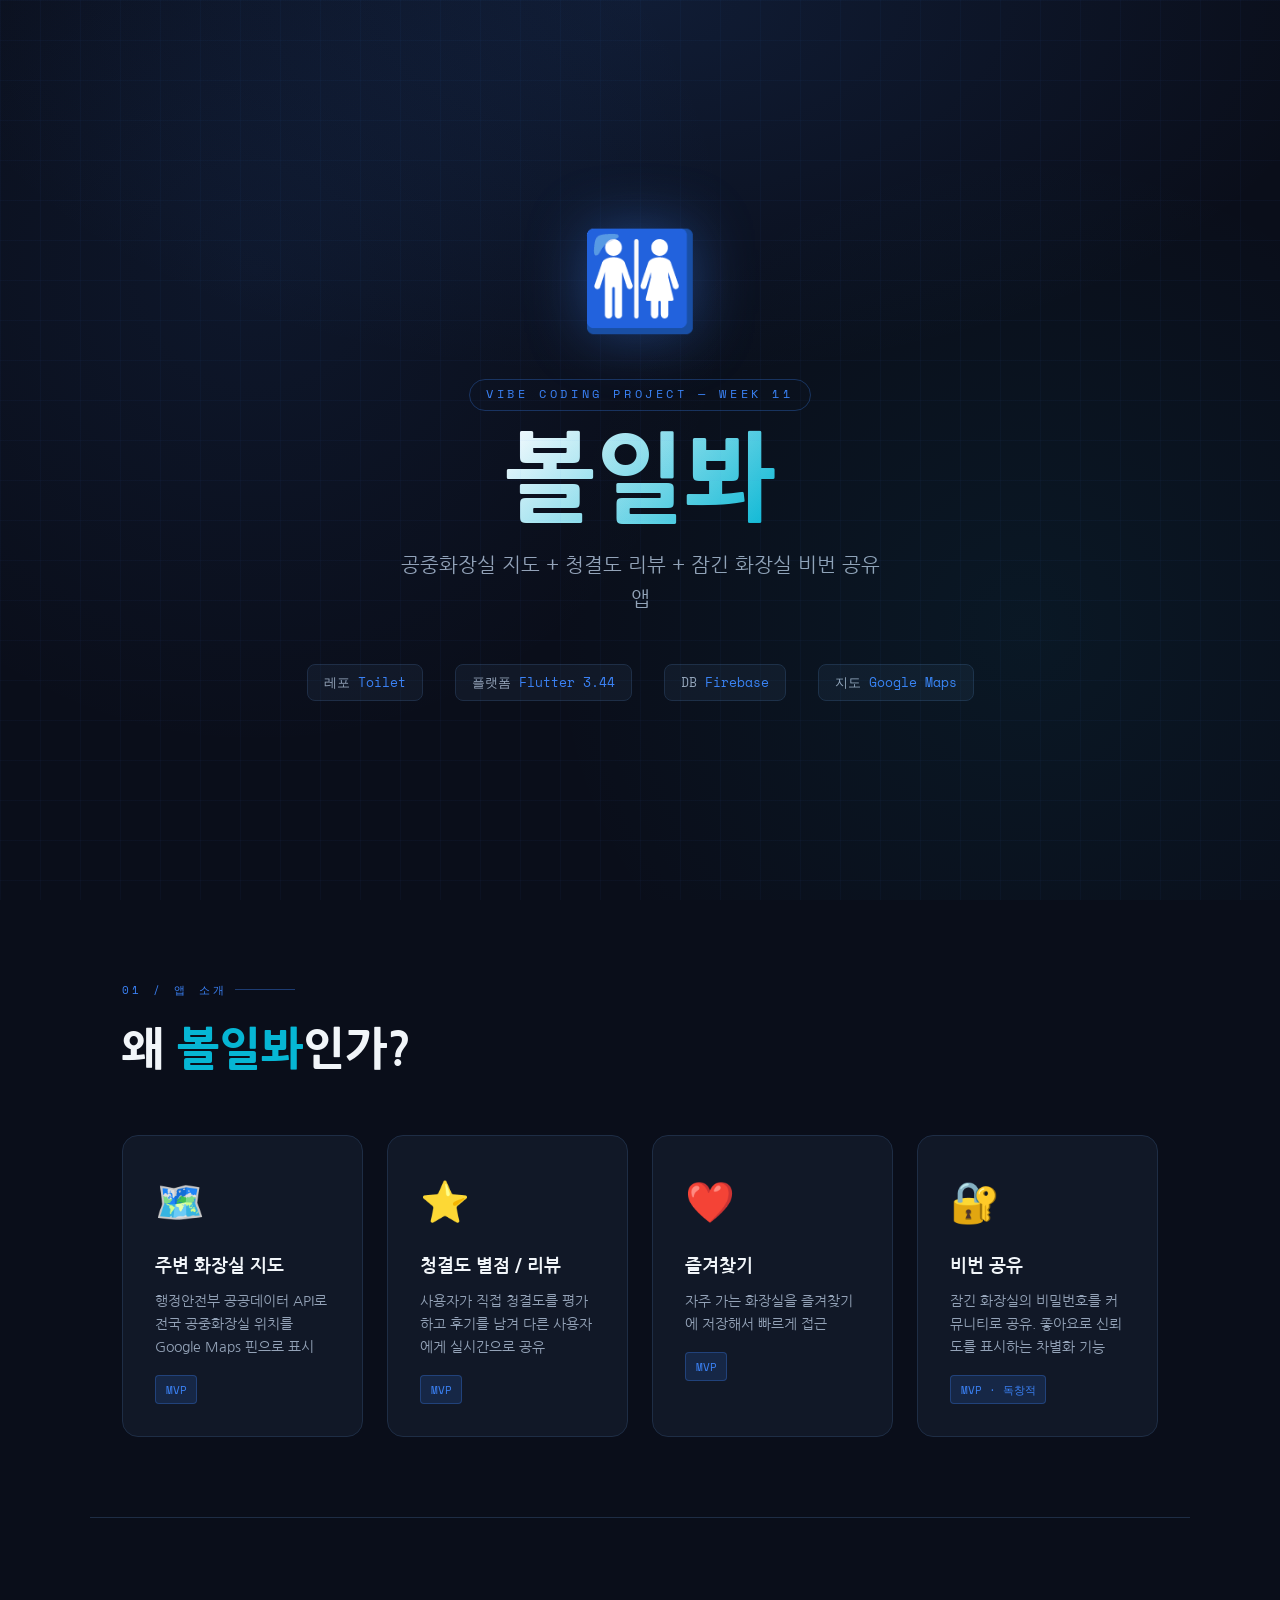
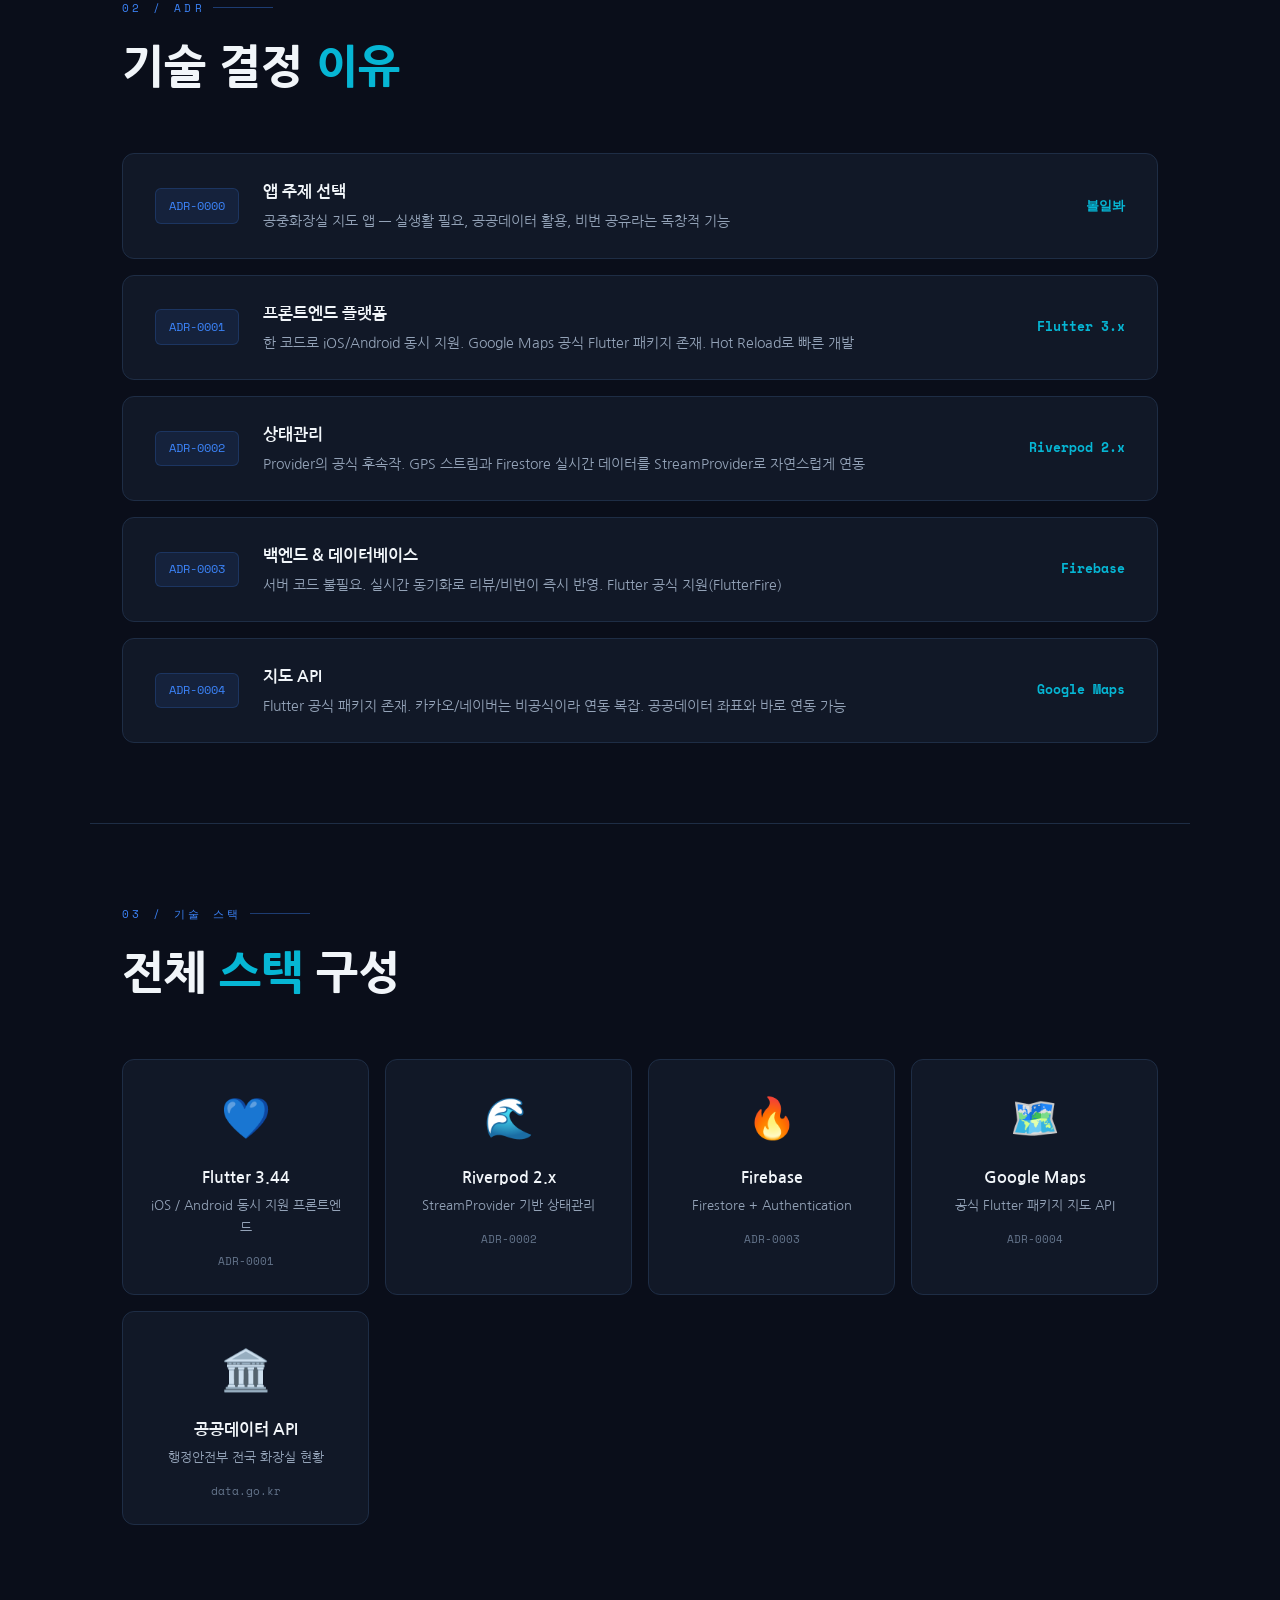
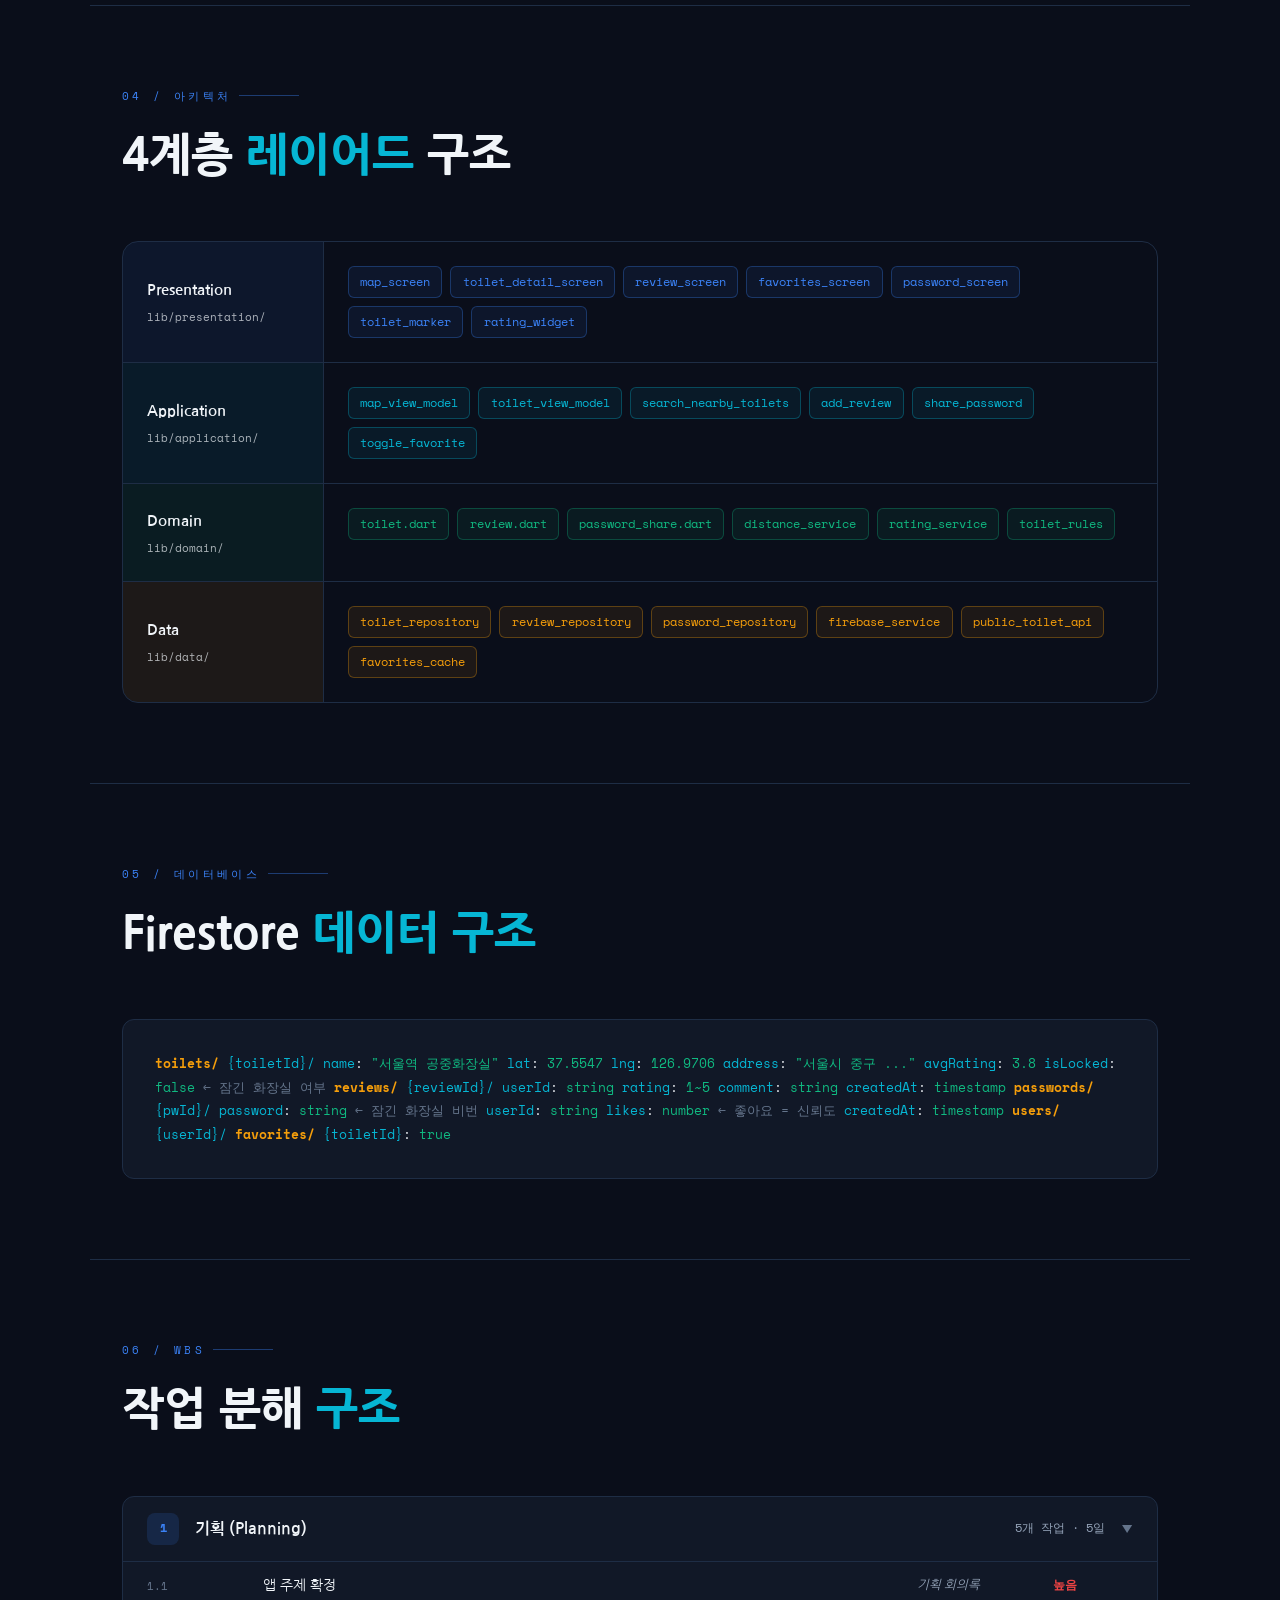
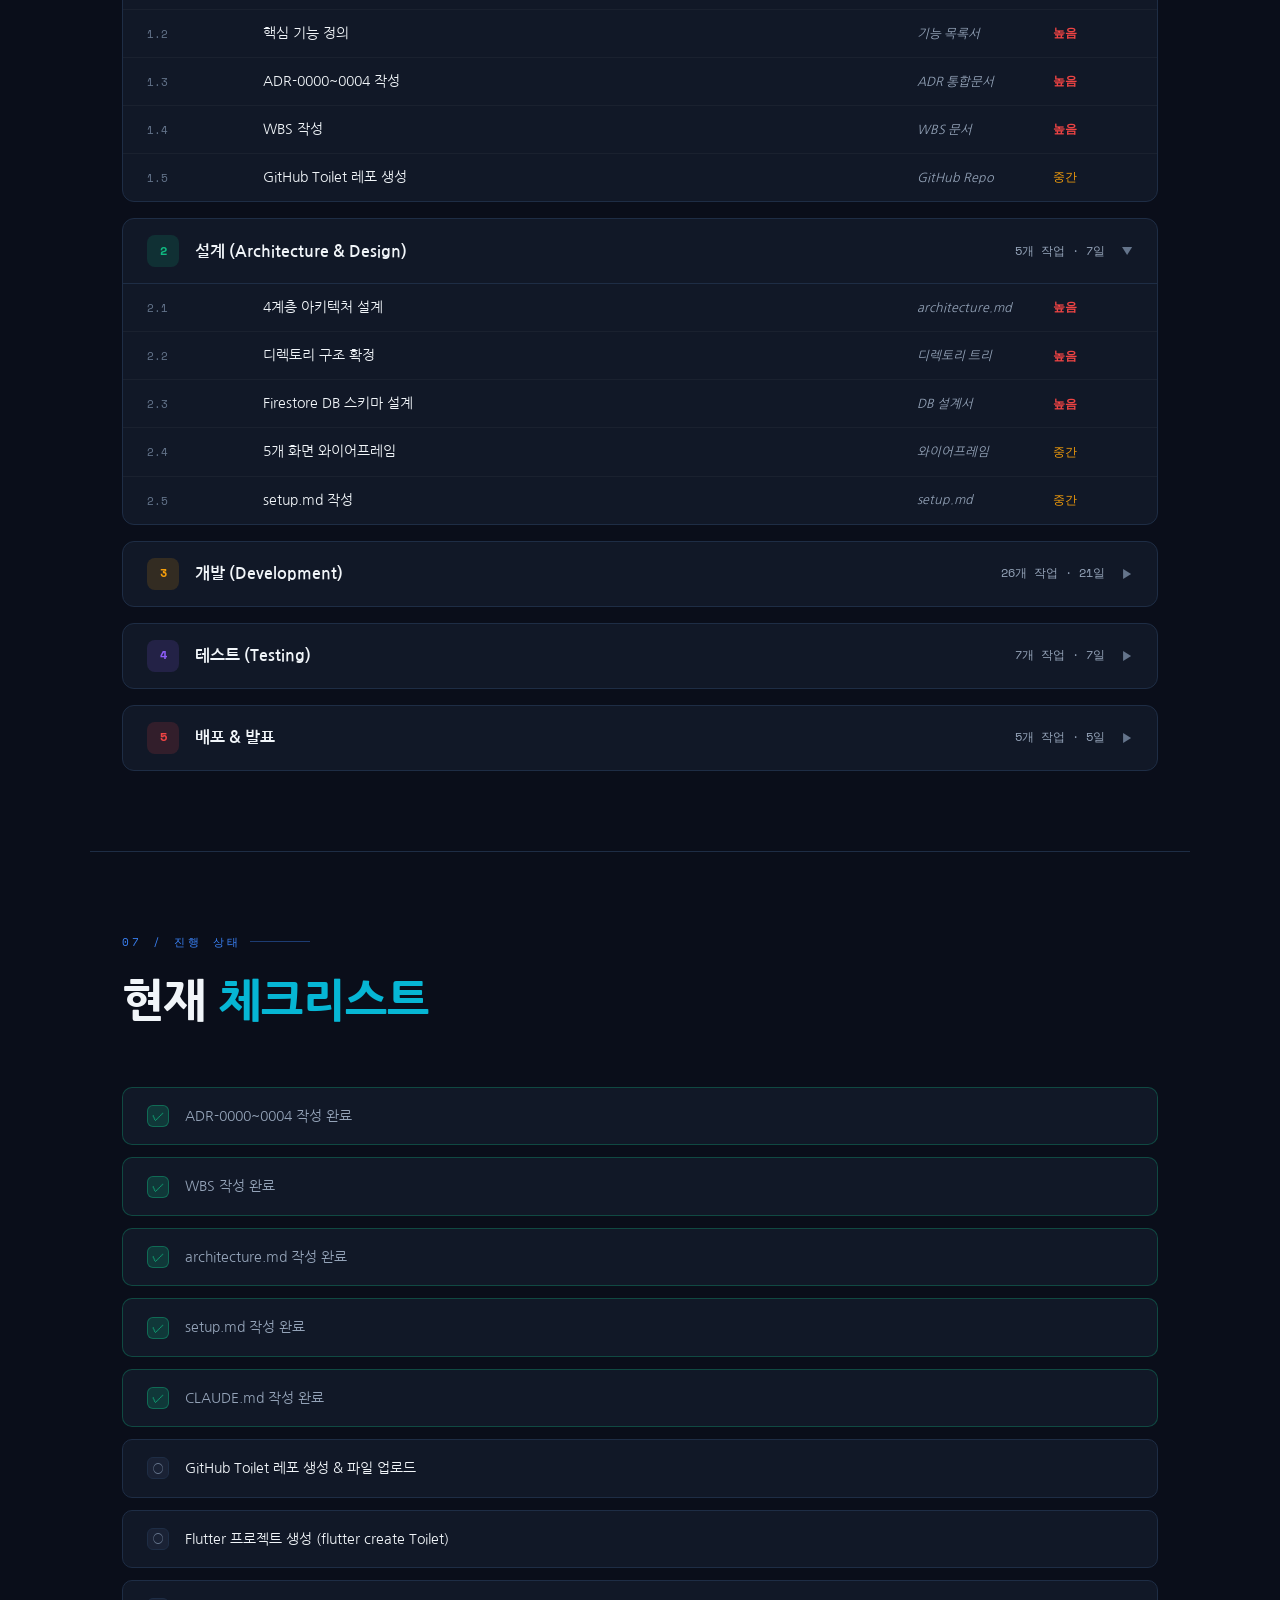
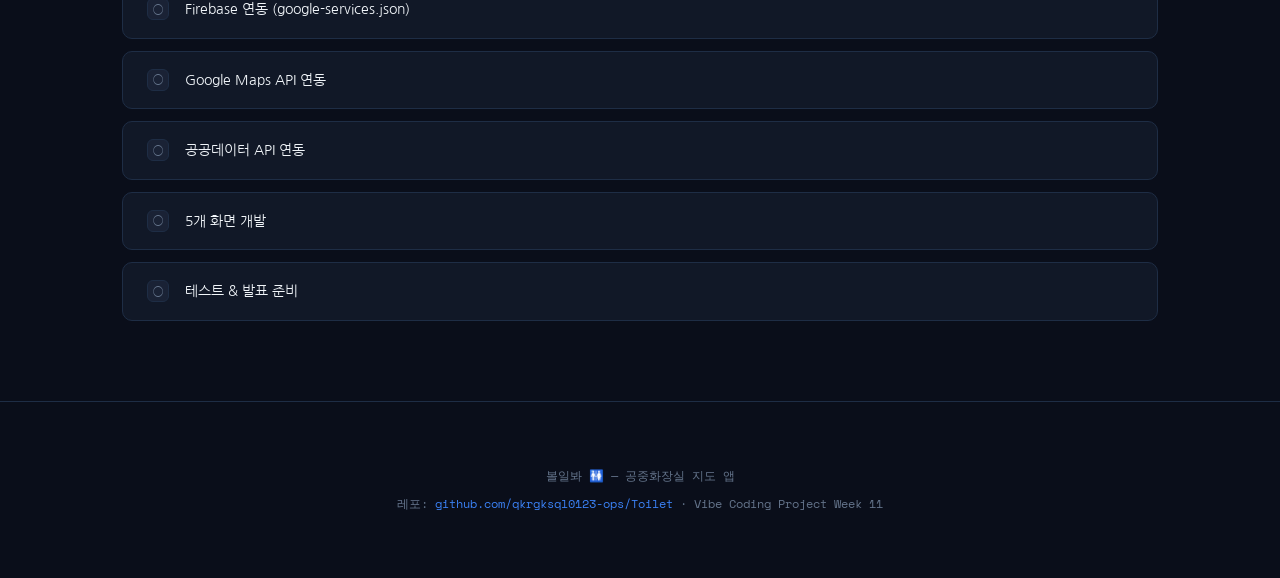
<file: Toilet-발표자료.html>
<!DOCTYPE html>
<html lang="ko">
<head>
<meta charset="UTF-8">
<meta name="viewport" content="width=device-width, initial-scale=1.0">
<title>볼일봐 🚻 — 프로젝트 발표</title>
<link href="https://fonts.googleapis.com/css2?family=Nanum+Gothic:wght@400;700;800&family=Space+Mono:wght@400;700&display=swap" rel="stylesheet">
<style>
:root {
  --bg: #0a0e1a;
  --surface: #111827;
  --surface2: #1a2235;
  --accent: #3b82f6;
  --accent2: #06b6d4;
  --accent3: #10b981;
  --warn: #f59e0b;
  --danger: #ef4444;
  --purple: #8b5cf6;
  --text: #f1f5f9;
  --text2: #94a3b8;
  --text3: #64748b;
  --border: #1e2d45;
  --glow: rgba(59,130,246,0.15);
}

* { margin: 0; padding: 0; box-sizing: border-box; }

body {
  background: var(--bg);
  color: var(--text);
  font-family: 'Nanum Gothic', sans-serif;
  line-height: 1.7;
  overflow-x: hidden;
}

/* ── 히어로 ── */
.hero {
  min-height: 100vh;
  display: flex;
  flex-direction: column;
  align-items: center;
  justify-content: center;
  text-align: center;
  position: relative;
  padding: 4rem 2rem;
  background: radial-gradient(ellipse 80% 60% at 50% 0%, rgba(59,130,246,0.12) 0%, transparent 70%);
}

.hero::before {
  content: '';
  position: absolute;
  inset: 0;
  background-image:
    radial-gradient(circle at 20% 30%, rgba(59,130,246,0.08) 0%, transparent 40%),
    radial-gradient(circle at 80% 70%, rgba(6,182,212,0.06) 0%, transparent 40%);
  pointer-events: none;
}

.grid-bg {
  position: absolute;
  inset: 0;
  background-image:
    linear-gradient(rgba(59,130,246,0.04) 1px, transparent 1px),
    linear-gradient(90deg, rgba(59,130,246,0.04) 1px, transparent 1px);
  background-size: 40px 40px;
  pointer-events: none;
}

.hero-emoji {
  font-size: 6rem;
  margin-bottom: 1rem;
  animation: float 4s ease-in-out infinite;
  filter: drop-shadow(0 0 30px rgba(59,130,246,0.4));
}

@keyframes float {
  0%, 100% { transform: translateY(0); }
  50% { transform: translateY(-16px); }
}

.hero-label {
  font-family: 'Space Mono', monospace;
  font-size: 0.75rem;
  letter-spacing: 0.3em;
  color: var(--accent);
  text-transform: uppercase;
  margin-bottom: 1rem;
  padding: 0.3rem 1rem;
  border: 1px solid rgba(59,130,246,0.3);
  border-radius: 100px;
  display: inline-block;
}

.hero h1 {
  font-size: clamp(3rem, 8vw, 6rem);
  font-weight: 800;
  background: linear-gradient(135deg, #fff 0%, var(--accent2) 100%);
  -webkit-background-clip: text;
  -webkit-text-fill-color: transparent;
  background-clip: text;
  line-height: 1.1;
  margin-bottom: 1rem;
}

.hero-sub {
  font-size: 1.25rem;
  color: var(--text2);
  margin-bottom: 3rem;
  max-width: 500px;
}

.hero-meta {
  display: flex;
  gap: 2rem;
  flex-wrap: wrap;
  justify-content: center;
}

.meta-chip {
  font-family: 'Space Mono', monospace;
  font-size: 0.8rem;
  color: var(--text2);
  padding: 0.4rem 1rem;
  background: var(--surface);
  border: 1px solid var(--border);
  border-radius: 8px;
}

.meta-chip span { color: var(--accent); }

/* ── 섹션 공통 ── */
section {
  max-width: 1100px;
  margin: 0 auto;
  padding: 5rem 2rem;
}

.section-label {
  font-family: 'Space Mono', monospace;
  font-size: 0.7rem;
  letter-spacing: 0.3em;
  color: var(--accent);
  text-transform: uppercase;
  margin-bottom: 0.75rem;
  display: flex;
  align-items: center;
  gap: 0.5rem;
}

.section-label::after {
  content: '';
  flex: 1;
  max-width: 60px;
  height: 1px;
  background: var(--accent);
  opacity: 0.4;
}

.section-title {
  font-size: clamp(1.8rem, 4vw, 2.8rem);
  font-weight: 800;
  margin-bottom: 3rem;
  color: var(--text);
}

.section-title em {
  font-style: normal;
  color: var(--accent2);
}

/* ── 구분선 ── */
.divider {
  max-width: 1100px;
  margin: 0 auto;
  border: none;
  border-top: 1px solid var(--border);
}

/* ── 앱 소개 카드 ── */
.intro-grid {
  display: grid;
  grid-template-columns: repeat(auto-fit, minmax(240px, 1fr));
  gap: 1.5rem;
}

.intro-card {
  background: var(--surface);
  border: 1px solid var(--border);
  border-radius: 16px;
  padding: 2rem;
  position: relative;
  overflow: hidden;
  transition: transform 0.3s, border-color 0.3s;
}

.intro-card:hover {
  transform: translateY(-4px);
  border-color: var(--accent);
}

.intro-card::before {
  content: '';
  position: absolute;
  top: 0; left: 0; right: 0;
  height: 2px;
  background: linear-gradient(90deg, var(--accent), var(--accent2));
  opacity: 0;
  transition: opacity 0.3s;
}

.intro-card:hover::before { opacity: 1; }

.card-icon {
  font-size: 2.5rem;
  margin-bottom: 1rem;
  display: block;
}

.card-title {
  font-size: 1.1rem;
  font-weight: 700;
  margin-bottom: 0.5rem;
  color: var(--text);
}

.card-desc {
  font-size: 0.9rem;
  color: var(--text2);
  line-height: 1.6;
}

.card-badge {
  display: inline-block;
  margin-top: 1rem;
  font-family: 'Space Mono', monospace;
  font-size: 0.7rem;
  padding: 0.25rem 0.6rem;
  border-radius: 4px;
  background: rgba(59,130,246,0.15);
  color: var(--accent);
  border: 1px solid rgba(59,130,246,0.3);
}

/* ── ADR 섹션 ── */
.adr-list { display: flex; flex-direction: column; gap: 1rem; }

.adr-item {
  background: var(--surface);
  border: 1px solid var(--border);
  border-radius: 12px;
  padding: 1.5rem 2rem;
  display: grid;
  grid-template-columns: auto 1fr auto;
  gap: 1.5rem;
  align-items: center;
  transition: border-color 0.3s, background 0.3s;
}

.adr-item:hover {
  border-color: var(--accent);
  background: var(--surface2);
}

.adr-code {
  font-family: 'Space Mono', monospace;
  font-size: 0.75rem;
  color: var(--accent);
  background: rgba(59,130,246,0.1);
  border: 1px solid rgba(59,130,246,0.2);
  padding: 0.4rem 0.8rem;
  border-radius: 6px;
  white-space: nowrap;
}

.adr-content h3 {
  font-size: 1rem;
  font-weight: 700;
  margin-bottom: 0.3rem;
}

.adr-content p {
  font-size: 0.85rem;
  color: var(--text2);
}

.adr-pick {
  font-family: 'Space Mono', monospace;
  font-size: 0.8rem;
  color: var(--accent2);
  font-weight: 700;
  white-space: nowrap;
}

/* ── 기술 스택 ── */
.stack-grid {
  display: grid;
  grid-template-columns: repeat(auto-fit, minmax(200px, 1fr));
  gap: 1rem;
}

.stack-card {
  background: var(--surface);
  border: 1px solid var(--border);
  border-radius: 12px;
  padding: 1.5rem;
  text-align: center;
  transition: transform 0.3s, border-color 0.3s;
}

.stack-card:hover {
  transform: translateY(-4px);
  border-color: var(--accent2);
}

.stack-icon { font-size: 2.5rem; margin-bottom: 0.75rem; display: block; }
.stack-name { font-size: 1rem; font-weight: 700; margin-bottom: 0.25rem; }
.stack-desc { font-size: 0.8rem; color: var(--text2); }
.stack-adr {
  margin-top: 0.75rem;
  font-family: 'Space Mono', monospace;
  font-size: 0.7rem;
  color: var(--text3);
}

/* ── 아키텍처 ── */
.arch-layers {
  display: flex;
  flex-direction: column;
  gap: 0;
  border-radius: 16px;
  overflow: hidden;
  border: 1px solid var(--border);
}

.arch-layer {
  display: grid;
  grid-template-columns: 200px 1fr;
  border-bottom: 1px solid var(--border);
}

.arch-layer:last-child { border-bottom: none; }

.layer-name {
  padding: 1.5rem;
  font-weight: 700;
  font-size: 0.95rem;
  display: flex;
  flex-direction: column;
  gap: 0.25rem;
  justify-content: center;
}

.layer-path {
  font-family: 'Space Mono', monospace;
  font-size: 0.7rem;
  opacity: 0.7;
  font-weight: 400;
}

.layer-content {
  padding: 1.5rem;
  border-left: 1px solid var(--border);
}

.layer-items {
  display: flex;
  flex-wrap: wrap;
  gap: 0.5rem;
}

.layer-item {
  font-family: 'Space Mono', monospace;
  font-size: 0.75rem;
  padding: 0.3rem 0.7rem;
  border-radius: 6px;
  border: 1px solid;
}

/* ── DB 구조 ── */
.db-code {
  background: var(--surface);
  border: 1px solid var(--border);
  border-radius: 12px;
  padding: 2rem;
  font-family: 'Space Mono', monospace;
  font-size: 0.82rem;
  line-height: 1.8;
  overflow-x: auto;
}

.db-key { color: var(--accent2); }
.db-val { color: var(--accent3); }
.db-comment { color: var(--text3); }
.db-collection { color: var(--warn); font-weight: 700; }

/* ── WBS ── */
.wbs-phases { display: flex; flex-direction: column; gap: 1rem; }

.wbs-phase {
  background: var(--surface);
  border: 1px solid var(--border);
  border-radius: 12px;
  overflow: hidden;
}

.phase-header {
  padding: 1rem 1.5rem;
  display: flex;
  align-items: center;
  gap: 1rem;
  cursor: pointer;
  user-select: none;
  transition: background 0.2s;
}

.phase-header:hover { background: var(--surface2); }

.phase-num {
  font-family: 'Space Mono', monospace;
  font-size: 0.75rem;
  width: 32px;
  height: 32px;
  border-radius: 8px;
  display: flex;
  align-items: center;
  justify-content: center;
  font-weight: 700;
  flex-shrink: 0;
}

.phase-title { font-weight: 700; font-size: 1rem; flex: 1; }

.phase-meta {
  font-family: 'Space Mono', monospace;
  font-size: 0.75rem;
  color: var(--text2);
}

.phase-arrow {
  font-size: 0.8rem;
  color: var(--text3);
  transition: transform 0.3s;
}

.phase-tasks {
  border-top: 1px solid var(--border);
  display: none;
}

.phase-tasks.open { display: block; }

.task-row {
  display: grid;
  grid-template-columns: 100px 1fr 120px 80px;
  gap: 1rem;
  padding: 0.75rem 1.5rem;
  border-bottom: 1px solid rgba(255,255,255,0.04);
  font-size: 0.85rem;
  align-items: center;
}

.task-row:last-child { border-bottom: none; }
.task-row:hover { background: var(--surface2); }

.task-code {
  font-family: 'Space Mono', monospace;
  font-size: 0.7rem;
  color: var(--text3);
}

.task-name { color: var(--text); }
.task-output { color: var(--text2); font-size: 0.78rem; font-style: italic; }

.priority-high { color: var(--danger); font-weight: 700; font-size: 0.75rem; font-family: 'Space Mono', monospace; }
.priority-mid  { color: var(--warn);   font-size: 0.75rem; font-family: 'Space Mono', monospace; }
.priority-low  { color: var(--text3);  font-size: 0.75rem; font-family: 'Space Mono', monospace; }

/* ── 체크리스트 ── */
.checklist { display: flex; flex-direction: column; gap: 0.75rem; }

.check-item {
  display: flex;
  align-items: center;
  gap: 1rem;
  padding: 1rem 1.5rem;
  background: var(--surface);
  border: 1px solid var(--border);
  border-radius: 10px;
  font-size: 0.9rem;
  transition: border-color 0.2s;
}

.check-item.done { border-color: rgba(16,185,129,0.3); }
.check-item.todo { border-color: var(--border); }

.check-box {
  width: 22px;
  height: 22px;
  border-radius: 6px;
  display: flex;
  align-items: center;
  justify-content: center;
  font-size: 0.8rem;
  flex-shrink: 0;
}

.check-item.done .check-box { background: rgba(16,185,129,0.2); color: var(--accent3); border: 1px solid rgba(16,185,129,0.4); }
.check-item.todo .check-box { background: var(--surface2); color: var(--text3); border: 1px solid var(--border); }
.check-item.done .check-label { color: var(--text2); }
.check-item.todo .check-label { color: var(--text); }

/* ── 푸터 ── */
footer {
  text-align: center;
  padding: 4rem 2rem;
  color: var(--text3);
  font-family: 'Space Mono', monospace;
  font-size: 0.75rem;
  border-top: 1px solid var(--border);
}

footer .repo {
  color: var(--accent);
  text-decoration: none;
}

/* ── 스크롤 애니메이션 ── */
.fade-in {
  opacity: 0;
  transform: translateY(24px);
  transition: opacity 0.6s ease, transform 0.6s ease;
}

.fade-in.visible {
  opacity: 1;
  transform: translateY(0);
}

/* ── 반응형 ── */
@media (max-width: 640px) {
  .adr-item { grid-template-columns: 1fr; gap: 0.75rem; }
  .arch-layer { grid-template-columns: 1fr; }
  .layer-content { border-left: none; border-top: 1px solid var(--border); }
  .task-row { grid-template-columns: 80px 1fr; }
  .task-output, .task-code { display: none; }
}
</style>
</head>
<body>

<!-- ── 히어로 ── -->
<div class="hero">
  <div class="grid-bg"></div>
  <div class="hero-emoji">🚻</div>
  <div class="hero-label">Vibe Coding Project — Week 11</div>
  <h1>볼일봐</h1>
  <p class="hero-sub">공중화장실 지도 + 청결도 리뷰 + 잠긴 화장실 비번 공유 앱</p>
  <div class="hero-meta">
    <div class="meta-chip">레포 <span>Toilet</span></div>
    <div class="meta-chip">플랫폼 <span>Flutter 3.44</span></div>
    <div class="meta-chip">DB <span>Firebase</span></div>
    <div class="meta-chip">지도 <span>Google Maps</span></div>
  </div>
</div>

<!-- ── 앱 소개 ── -->
<section class="fade-in">
  <div class="section-label">01 / 앱 소개</div>
  <h2 class="section-title">왜 <em>볼일봐</em>인가?</h2>
  <div class="intro-grid">
    <div class="intro-card">
      <span class="card-icon">🗺️</span>
      <div class="card-title">주변 화장실 지도</div>
      <div class="card-desc">행정안전부 공공데이터 API로 전국 공중화장실 위치를 Google Maps 핀으로 표시</div>
      <span class="card-badge">MVP</span>
    </div>
    <div class="intro-card">
      <span class="card-icon">⭐</span>
      <div class="card-title">청결도 별점 / 리뷰</div>
      <div class="card-desc">사용자가 직접 청결도를 평가하고 후기를 남겨 다른 사용자에게 실시간으로 공유</div>
      <span class="card-badge">MVP</span>
    </div>
    <div class="intro-card">
      <span class="card-icon">❤️</span>
      <div class="card-title">즐겨찾기</div>
      <div class="card-desc">자주 가는 화장실을 즐겨찾기에 저장해서 빠르게 접근</div>
      <span class="card-badge">MVP</span>
    </div>
    <div class="intro-card">
      <span class="card-icon">🔐</span>
      <div class="card-title">비번 공유</div>
      <div class="card-desc">잠긴 화장실의 비밀번호를 커뮤니티로 공유. 좋아요로 신뢰도를 표시하는 차별화 기능</div>
      <span class="card-badge">MVP · 독창적</span>
    </div>
  </div>
</section>

<hr class="divider">

<!-- ── ADR ── -->
<section class="fade-in">
  <div class="section-label">02 / ADR</div>
  <h2 class="section-title">기술 결정 <em>이유</em></h2>
  <div class="adr-list">
    <div class="adr-item">
      <div class="adr-code">ADR-0000</div>
      <div class="adr-content">
        <h3>앱 주제 선택</h3>
        <p>공중화장실 지도 앱 — 실생활 필요, 공공데이터 활용, 비번 공유라는 독창적 기능</p>
      </div>
      <div class="adr-pick">볼일봐</div>
    </div>
    <div class="adr-item">
      <div class="adr-code">ADR-0001</div>
      <div class="adr-content">
        <h3>프론트엔드 플랫폼</h3>
        <p>한 코드로 iOS/Android 동시 지원. Google Maps 공식 Flutter 패키지 존재. Hot Reload로 빠른 개발</p>
      </div>
      <div class="adr-pick">Flutter 3.x</div>
    </div>
    <div class="adr-item">
      <div class="adr-code">ADR-0002</div>
      <div class="adr-content">
        <h3>상태관리</h3>
        <p>Provider의 공식 후속작. GPS 스트림과 Firestore 실시간 데이터를 StreamProvider로 자연스럽게 연동</p>
      </div>
      <div class="adr-pick">Riverpod 2.x</div>
    </div>
    <div class="adr-item">
      <div class="adr-code">ADR-0003</div>
      <div class="adr-content">
        <h3>백엔드 & 데이터베이스</h3>
        <p>서버 코드 불필요. 실시간 동기화로 리뷰/비번이 즉시 반영. Flutter 공식 지원(FlutterFire)</p>
      </div>
      <div class="adr-pick">Firebase</div>
    </div>
    <div class="adr-item">
      <div class="adr-code">ADR-0004</div>
      <div class="adr-content">
        <h3>지도 API</h3>
        <p>Flutter 공식 패키지 존재. 카카오/네이버는 비공식이라 연동 복잡. 공공데이터 좌표와 바로 연동 가능</p>
      </div>
      <div class="adr-pick">Google Maps</div>
    </div>
  </div>
</section>

<hr class="divider">

<!-- ── 기술 스택 ── -->
<section class="fade-in">
  <div class="section-label">03 / 기술 스택</div>
  <h2 class="section-title">전체 <em>스택</em> 구성</h2>
  <div class="stack-grid">
    <div class="stack-card">
      <span class="stack-icon">💙</span>
      <div class="stack-name">Flutter 3.44</div>
      <div class="stack-desc">iOS / Android 동시 지원 프론트엔드</div>
      <div class="stack-adr">ADR-0001</div>
    </div>
    <div class="stack-card">
      <span class="stack-icon">🌊</span>
      <div class="stack-name">Riverpod 2.x</div>
      <div class="stack-desc">StreamProvider 기반 상태관리</div>
      <div class="stack-adr">ADR-0002</div>
    </div>
    <div class="stack-card">
      <span class="stack-icon">🔥</span>
      <div class="stack-name">Firebase</div>
      <div class="stack-desc">Firestore + Authentication</div>
      <div class="stack-adr">ADR-0003</div>
    </div>
    <div class="stack-card">
      <span class="stack-icon">🗺️</span>
      <div class="stack-name">Google Maps</div>
      <div class="stack-desc">공식 Flutter 패키지 지도 API</div>
      <div class="stack-adr">ADR-0004</div>
    </div>
    <div class="stack-card">
      <span class="stack-icon">🏛️</span>
      <div class="stack-name">공공데이터 API</div>
      <div class="stack-desc">행정안전부 전국 화장실 현황</div>
      <div class="stack-adr">data.go.kr</div>
    </div>
  </div>
</section>

<hr class="divider">

<!-- ── 아키텍처 ── -->
<section class="fade-in">
  <div class="section-label">04 / 아키텍처</div>
  <h2 class="section-title">4계층 <em>레이어드</em> 구조</h2>
  <div class="arch-layers">
    <div class="arch-layer">
      <div class="layer-name" style="background:rgba(59,130,246,0.08);">
        Presentation
        <span class="layer-path">lib/presentation/</span>
      </div>
      <div class="layer-content">
        <div class="layer-items">
          <span class="layer-item" style="color:#3b82f6;border-color:rgba(59,130,246,0.3);background:rgba(59,130,246,0.08)">map_screen</span>
          <span class="layer-item" style="color:#3b82f6;border-color:rgba(59,130,246,0.3);background:rgba(59,130,246,0.08)">toilet_detail_screen</span>
          <span class="layer-item" style="color:#3b82f6;border-color:rgba(59,130,246,0.3);background:rgba(59,130,246,0.08)">review_screen</span>
          <span class="layer-item" style="color:#3b82f6;border-color:rgba(59,130,246,0.3);background:rgba(59,130,246,0.08)">favorites_screen</span>
          <span class="layer-item" style="color:#3b82f6;border-color:rgba(59,130,246,0.3);background:rgba(59,130,246,0.08)">password_screen</span>
          <span class="layer-item" style="color:#3b82f6;border-color:rgba(59,130,246,0.3);background:rgba(59,130,246,0.08)">toilet_marker</span>
          <span class="layer-item" style="color:#3b82f6;border-color:rgba(59,130,246,0.3);background:rgba(59,130,246,0.08)">rating_widget</span>
        </div>
      </div>
    </div>
    <div class="arch-layer">
      <div class="layer-name" style="background:rgba(6,182,212,0.08);">
        Application
        <span class="layer-path">lib/application/</span>
      </div>
      <div class="layer-content">
        <div class="layer-items">
          <span class="layer-item" style="color:#06b6d4;border-color:rgba(6,182,212,0.3);background:rgba(6,182,212,0.08)">map_view_model</span>
          <span class="layer-item" style="color:#06b6d4;border-color:rgba(6,182,212,0.3);background:rgba(6,182,212,0.08)">toilet_view_model</span>
          <span class="layer-item" style="color:#06b6d4;border-color:rgba(6,182,212,0.3);background:rgba(6,182,212,0.08)">search_nearby_toilets</span>
          <span class="layer-item" style="color:#06b6d4;border-color:rgba(6,182,212,0.3);background:rgba(6,182,212,0.08)">add_review</span>
          <span class="layer-item" style="color:#06b6d4;border-color:rgba(6,182,212,0.3);background:rgba(6,182,212,0.08)">share_password</span>
          <span class="layer-item" style="color:#06b6d4;border-color:rgba(6,182,212,0.3);background:rgba(6,182,212,0.08)">toggle_favorite</span>
        </div>
      </div>
    </div>
    <div class="arch-layer">
      <div class="layer-name" style="background:rgba(16,185,129,0.08);">
        Domain
        <span class="layer-path">lib/domain/</span>
      </div>
      <div class="layer-content">
        <div class="layer-items">
          <span class="layer-item" style="color:#10b981;border-color:rgba(16,185,129,0.3);background:rgba(16,185,129,0.08)">toilet.dart</span>
          <span class="layer-item" style="color:#10b981;border-color:rgba(16,185,129,0.3);background:rgba(16,185,129,0.08)">review.dart</span>
          <span class="layer-item" style="color:#10b981;border-color:rgba(16,185,129,0.3);background:rgba(16,185,129,0.08)">password_share.dart</span>
          <span class="layer-item" style="color:#10b981;border-color:rgba(16,185,129,0.3);background:rgba(16,185,129,0.08)">distance_service</span>
          <span class="layer-item" style="color:#10b981;border-color:rgba(16,185,129,0.3);background:rgba(16,185,129,0.08)">rating_service</span>
          <span class="layer-item" style="color:#10b981;border-color:rgba(16,185,129,0.3);background:rgba(16,185,129,0.08)">toilet_rules</span>
        </div>
      </div>
    </div>
    <div class="arch-layer">
      <div class="layer-name" style="background:rgba(245,158,11,0.08);">
        Data
        <span class="layer-path">lib/data/</span>
      </div>
      <div class="layer-content">
        <div class="layer-items">
          <span class="layer-item" style="color:#f59e0b;border-color:rgba(245,158,11,0.3);background:rgba(245,158,11,0.08)">toilet_repository</span>
          <span class="layer-item" style="color:#f59e0b;border-color:rgba(245,158,11,0.3);background:rgba(245,158,11,0.08)">review_repository</span>
          <span class="layer-item" style="color:#f59e0b;border-color:rgba(245,158,11,0.3);background:rgba(245,158,11,0.08)">password_repository</span>
          <span class="layer-item" style="color:#f59e0b;border-color:rgba(245,158,11,0.3);background:rgba(245,158,11,0.08)">firebase_service</span>
          <span class="layer-item" style="color:#f59e0b;border-color:rgba(245,158,11,0.3);background:rgba(245,158,11,0.08)">public_toilet_api</span>
          <span class="layer-item" style="color:#f59e0b;border-color:rgba(245,158,11,0.3);background:rgba(245,158,11,0.08)">favorites_cache</span>
        </div>
      </div>
    </div>
  </div>
</section>

<hr class="divider">

<!-- ── DB 구조 ── -->
<section class="fade-in">
  <div class="section-label">05 / 데이터베이스</div>
  <h2 class="section-title">Firestore <em>데이터 구조</em></h2>
  <div class="db-code">
<span class="db-collection">toilets/</span>
  <span class="db-key">{toiletId}/</span>
    <span class="db-key">name</span>: <span class="db-val">"서울역 공중화장실"</span>
    <span class="db-key">lat</span>: <span class="db-val">37.5547</span>
    <span class="db-key">lng</span>: <span class="db-val">126.9706</span>
    <span class="db-key">address</span>: <span class="db-val">"서울시 중구 ..."</span>
    <span class="db-key">avgRating</span>: <span class="db-val">3.8</span>
    <span class="db-key">isLocked</span>: <span class="db-val">false</span>  <span class="db-comment">← 잠긴 화장실 여부</span>

    <span class="db-collection">reviews/</span>
      <span class="db-key">{reviewId}/</span>
        <span class="db-key">userId</span>: <span class="db-val">string</span>
        <span class="db-key">rating</span>: <span class="db-val">1~5</span>
        <span class="db-key">comment</span>: <span class="db-val">string</span>
        <span class="db-key">createdAt</span>: <span class="db-val">timestamp</span>

    <span class="db-collection">passwords/</span>
      <span class="db-key">{pwId}/</span>
        <span class="db-key">password</span>: <span class="db-val">string</span>  <span class="db-comment">← 잠긴 화장실 비번</span>
        <span class="db-key">userId</span>: <span class="db-val">string</span>
        <span class="db-key">likes</span>: <span class="db-val">number</span>   <span class="db-comment">← 좋아요 = 신뢰도</span>
        <span class="db-key">createdAt</span>: <span class="db-val">timestamp</span>

<span class="db-collection">users/</span>
  <span class="db-key">{userId}/</span>
    <span class="db-collection">favorites/</span>
      <span class="db-key">{toiletId}</span>: <span class="db-val">true</span>
  </div>
</section>

<hr class="divider">

<!-- ── WBS ── -->
<section class="fade-in">
  <div class="section-label">06 / WBS</div>
  <h2 class="section-title">작업 분해 <em>구조</em></h2>
  <div class="wbs-phases">

    <div class="wbs-phase">
      <div class="phase-header" onclick="toggle(this)">
        <div class="phase-num" style="background:rgba(59,130,246,0.15);color:#3b82f6;">1</div>
        <div class="phase-title">기획 (Planning)</div>
        <div class="phase-meta">5개 작업 · 5일</div>
        <div class="phase-arrow">▼</div>
      </div>
      <div class="phase-tasks open">
        <div class="task-row"><div class="task-code">1.1</div><div class="task-name">앱 주제 확정</div><div class="task-output">기획 회의록</div><div class="priority-high">높음</div></div>
        <div class="task-row"><div class="task-code">1.2</div><div class="task-name">핵심 기능 정의</div><div class="task-output">기능 목록서</div><div class="priority-high">높음</div></div>
        <div class="task-row"><div class="task-code">1.3</div><div class="task-name">ADR-0000~0004 작성</div><div class="task-output">ADR 통합문서</div><div class="priority-high">높음</div></div>
        <div class="task-row"><div class="task-code">1.4</div><div class="task-name">WBS 작성</div><div class="task-output">WBS 문서</div><div class="priority-high">높음</div></div>
        <div class="task-row"><div class="task-code">1.5</div><div class="task-name">GitHub Toilet 레포 생성</div><div class="task-output">GitHub Repo</div><div class="priority-mid">중간</div></div>
      </div>
    </div>

    <div class="wbs-phase">
      <div class="phase-header" onclick="toggle(this)">
        <div class="phase-num" style="background:rgba(16,185,129,0.15);color:#10b981;">2</div>
        <div class="phase-title">설계 (Architecture & Design)</div>
        <div class="phase-meta">5개 작업 · 7일</div>
        <div class="phase-arrow">▼</div>
      </div>
      <div class="phase-tasks open">
        <div class="task-row"><div class="task-code">2.1</div><div class="task-name">4계층 아키텍처 설계</div><div class="task-output">architecture.md</div><div class="priority-high">높음</div></div>
        <div class="task-row"><div class="task-code">2.2</div><div class="task-name">디렉토리 구조 확정</div><div class="task-output">디렉토리 트리</div><div class="priority-high">높음</div></div>
        <div class="task-row"><div class="task-code">2.3</div><div class="task-name">Firestore DB 스키마 설계</div><div class="task-output">DB 설계서</div><div class="priority-high">높음</div></div>
        <div class="task-row"><div class="task-code">2.4</div><div class="task-name">5개 화면 와이어프레임</div><div class="task-output">와이어프레임</div><div class="priority-mid">중간</div></div>
        <div class="task-row"><div class="task-code">2.5</div><div class="task-name">setup.md 작성</div><div class="task-output">setup.md</div><div class="priority-mid">중간</div></div>
      </div>
    </div>

    <div class="wbs-phase">
      <div class="phase-header" onclick="toggle(this)">
        <div class="phase-num" style="background:rgba(245,158,11,0.15);color:#f59e0b;">3</div>
        <div class="phase-title">개발 (Development)</div>
        <div class="phase-meta">26개 작업 · 21일</div>
        <div class="phase-arrow">▶</div>
      </div>
      <div class="phase-tasks">
        <div class="task-row"><div class="task-code">3.1.1</div><div class="task-name">Flutter 프로젝트 생성</div><div class="task-output">Hello World 빌드</div><div class="priority-high">높음</div></div>
        <div class="task-row"><div class="task-code">3.1.2</div><div class="task-name">Firebase 연동</div><div class="task-output">google-services.json</div><div class="priority-high">높음</div></div>
        <div class="task-row"><div class="task-code">3.1.3</div><div class="task-name">Google Maps 연동</div><div class="task-output">지도 표시 확인</div><div class="priority-high">높음</div></div>
        <div class="task-row"><div class="task-code">3.1.4</div><div class="task-name">공공데이터 API 연동</div><div class="task-output">API 응답 확인</div><div class="priority-high">높음</div></div>
        <div class="task-row"><div class="task-code">3.2</div><div class="task-name">Domain 레이어 — 엔티티/서비스</div><div class="task-output">.dart 파일 5개</div><div class="priority-high">높음</div></div>
        <div class="task-row"><div class="task-code">3.3</div><div class="task-name">Data 레이어 — Repository/API</div><div class="task-output">.dart 파일 5개</div><div class="priority-high">높음</div></div>
        <div class="task-row"><div class="task-code">3.4</div><div class="task-name">Application — ViewModel/UseCase</div><div class="task-output">.dart 파일 6개</div><div class="priority-high">높음</div></div>
        <div class="task-row"><div class="task-code">3.5.1</div><div class="task-name">MapScreen — 지도 + 핀 마커</div><div class="task-output">map_screen.dart</div><div class="priority-high">높음</div></div>
        <div class="task-row"><div class="task-code">3.5.2</div><div class="task-name">ToiletDetailScreen</div><div class="task-output">toilet_detail_screen.dart</div><div class="priority-high">높음</div></div>
        <div class="task-row"><div class="task-code">3.5.3</div><div class="task-name">ReviewScreen — 별점 작성</div><div class="task-output">review_screen.dart</div><div class="priority-high">높음</div></div>
        <div class="task-row"><div class="task-code">3.5.4</div><div class="task-name">FavoritesScreen</div><div class="task-output">favorites_screen.dart</div><div class="priority-mid">중간</div></div>
        <div class="task-row"><div class="task-code">3.5.5</div><div class="task-name">PasswordScreen — 비번 공유</div><div class="task-output">password_screen.dart</div><div class="priority-high">높음</div></div>
        <div class="task-row"><div class="task-code">3.5.6</div><div class="task-name">구글 로그인 연동</div><div class="task-output">로그인 화면</div><div class="priority-high">높음</div></div>
      </div>
    </div>

    <div class="wbs-phase">
      <div class="phase-header" onclick="toggle(this)">
        <div class="phase-num" style="background:rgba(139,92,246,0.15);color:#8b5cf6;">4</div>
        <div class="phase-title">테스트 (Testing)</div>
        <div class="phase-meta">7개 작업 · 7일</div>
        <div class="phase-arrow">▶</div>
      </div>
      <div class="phase-tasks">
        <div class="task-row"><div class="task-code">4.1</div><div class="task-name">지도 핀 표시 확인</div><div class="task-output">테스트 결과서</div><div class="priority-high">높음</div></div>
        <div class="task-row"><div class="task-code">4.2</div><div class="task-name">별점/리뷰 실시간 반영 확인</div><div class="task-output">테스트 결과서</div><div class="priority-high">높음</div></div>
        <div class="task-row"><div class="task-code">4.3</div><div class="task-name">즐겨찾기 동작 확인</div><div class="task-output">테스트 결과서</div><div class="priority-mid">중간</div></div>
        <div class="task-row"><div class="task-code">4.4</div><div class="task-name">비번 공유 + 좋아요 확인</div><div class="task-output">테스트 결과서</div><div class="priority-high">높음</div></div>
        <div class="task-row"><div class="task-code">4.5</div><div class="task-name">구글 로그인 흐름 확인</div><div class="task-output">테스트 결과서</div><div class="priority-high">높음</div></div>
        <div class="task-row"><div class="task-code">4.6</div><div class="task-name">공공데이터 + Firestore 병합 확인</div><div class="task-output">통합 테스트 결과</div><div class="priority-high">높음</div></div>
        <div class="task-row"><div class="task-code">4.7</div><div class="task-name">UI/UX 화면 점검</div><div class="task-output">스크린샷</div><div class="priority-mid">중간</div></div>
      </div>
    </div>

    <div class="wbs-phase">
      <div class="phase-header" onclick="toggle(this)">
        <div class="phase-num" style="background:rgba(239,68,68,0.15);color:#ef4444;">5</div>
        <div class="phase-title">배포 & 발표</div>
        <div class="phase-meta">5개 작업 · 5일</div>
        <div class="phase-arrow">▶</div>
      </div>
      <div class="phase-tasks">
        <div class="task-row"><div class="task-code">5.1</div><div class="task-name">README.md 최종 작성</div><div class="task-output">README.md</div><div class="priority-high">높음</div></div>
        <div class="task-row"><div class="task-code">5.2</div><div class="task-name">GitHub main 브랜치 머지</div><div class="task-output">GitHub push</div><div class="priority-high">높음</div></div>
        <div class="task-row"><div class="task-code">5.3</div><div class="task-name">발표 슬라이드 작성</div><div class="task-output">발표 슬라이드</div><div class="priority-high">높음</div></div>
        <div class="task-row"><div class="task-code">5.4</div><div class="task-name">ADR 60초 말하기 연습</div><div class="task-output">발표 연습</div><div class="priority-high">높음</div></div>
        <div class="task-row"><div class="task-code">5.5</div><div class="task-name">APK 빌드</div><div class="task-output">APK 파일</div><div class="priority-mid">중간</div></div>
      </div>
    </div>

  </div>
</section>

<hr class="divider">

<!-- ── 진행 상태 ── -->
<section class="fade-in">
  <div class="section-label">07 / 진행 상태</div>
  <h2 class="section-title">현재 <em>체크리스트</em></h2>
  <div class="checklist">
    <div class="check-item done"><div class="check-box">✓</div><div class="check-label">ADR-0000~0004 작성 완료</div></div>
    <div class="check-item done"><div class="check-box">✓</div><div class="check-label">WBS 작성 완료</div></div>
    <div class="check-item done"><div class="check-box">✓</div><div class="check-label">architecture.md 작성 완료</div></div>
    <div class="check-item done"><div class="check-box">✓</div><div class="check-label">setup.md 작성 완료</div></div>
    <div class="check-item done"><div class="check-box">✓</div><div class="check-label">CLAUDE.md 작성 완료</div></div>
    <div class="check-item todo"><div class="check-box">○</div><div class="check-label">GitHub Toilet 레포 생성 & 파일 업로드</div></div>
    <div class="check-item todo"><div class="check-box">○</div><div class="check-label">Flutter 프로젝트 생성 (flutter create Toilet)</div></div>
    <div class="check-item todo"><div class="check-box">○</div><div class="check-label">Firebase 연동 (google-services.json)</div></div>
    <div class="check-item todo"><div class="check-box">○</div><div class="check-label">Google Maps API 연동</div></div>
    <div class="check-item todo"><div class="check-box">○</div><div class="check-label">공공데이터 API 연동</div></div>
    <div class="check-item todo"><div class="check-box">○</div><div class="check-label">5개 화면 개발</div></div>
    <div class="check-item todo"><div class="check-box">○</div><div class="check-label">테스트 & 발표 준비</div></div>
  </div>
</section>

<footer>
  <p>볼일봐 🚻 — 공중화장실 지도 앱</p>
  <p style="margin-top:0.5rem">레포: <a class="repo" href="https://github.com/qkrgksql0123-ops/Toilet" target="_blank">github.com/qkrgksql0123-ops/Toilet</a> · Vibe Coding Project Week 11</p>
</footer>

<script>
// WBS 토글
function toggle(header) {
  const tasks = header.nextElementSibling;
  const arrow = header.querySelector('.phase-arrow');
  const isOpen = tasks.classList.contains('open');
  tasks.classList.toggle('open', !isOpen);
  arrow.textContent = isOpen ? '▶' : '▼';
}

// 스크롤 페이드인
const observer = new IntersectionObserver((entries) => {
  entries.forEach(e => {
    if (e.isIntersecting) {
      e.target.classList.add('visible');
      observer.unobserve(e.target);
    }
  });
}, { threshold: 0.1 });

document.querySelectorAll('.fade-in').forEach(el => observer.observe(el));
</script>

</body>
</html>
</file>
